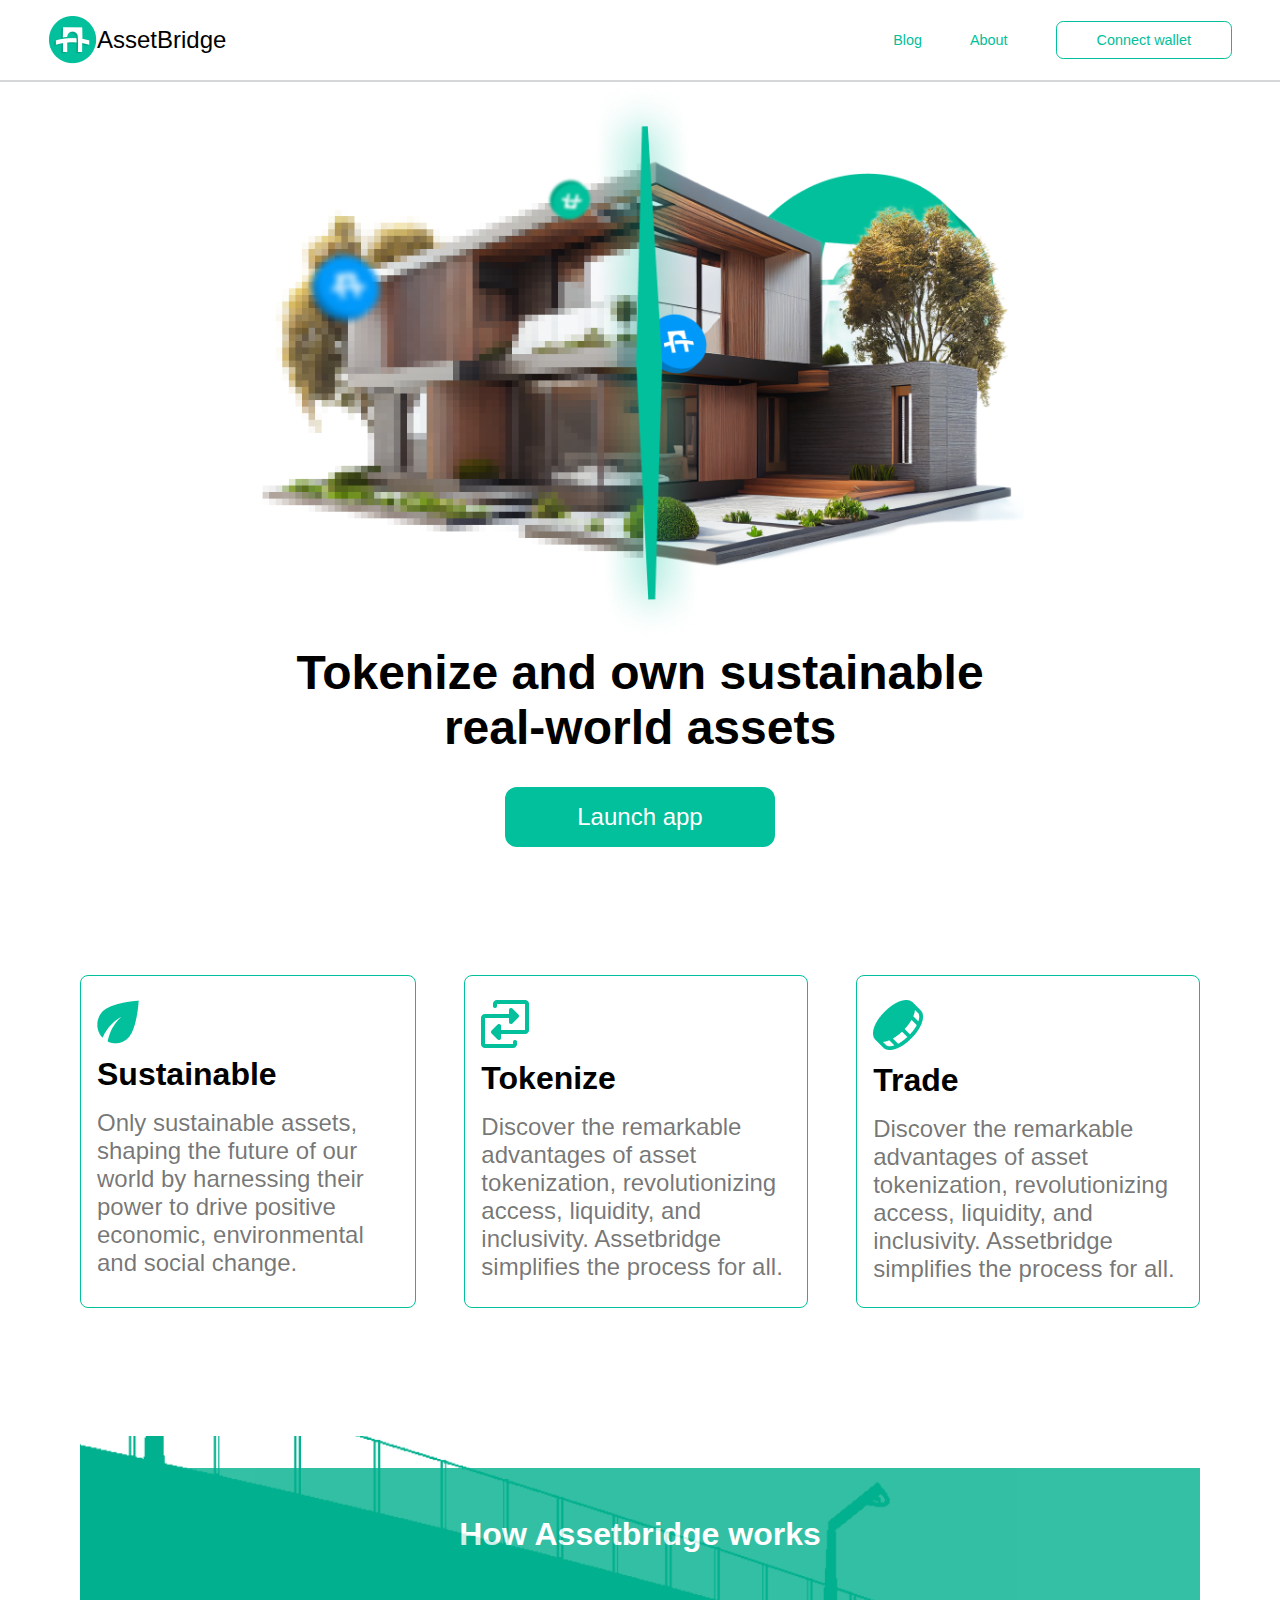
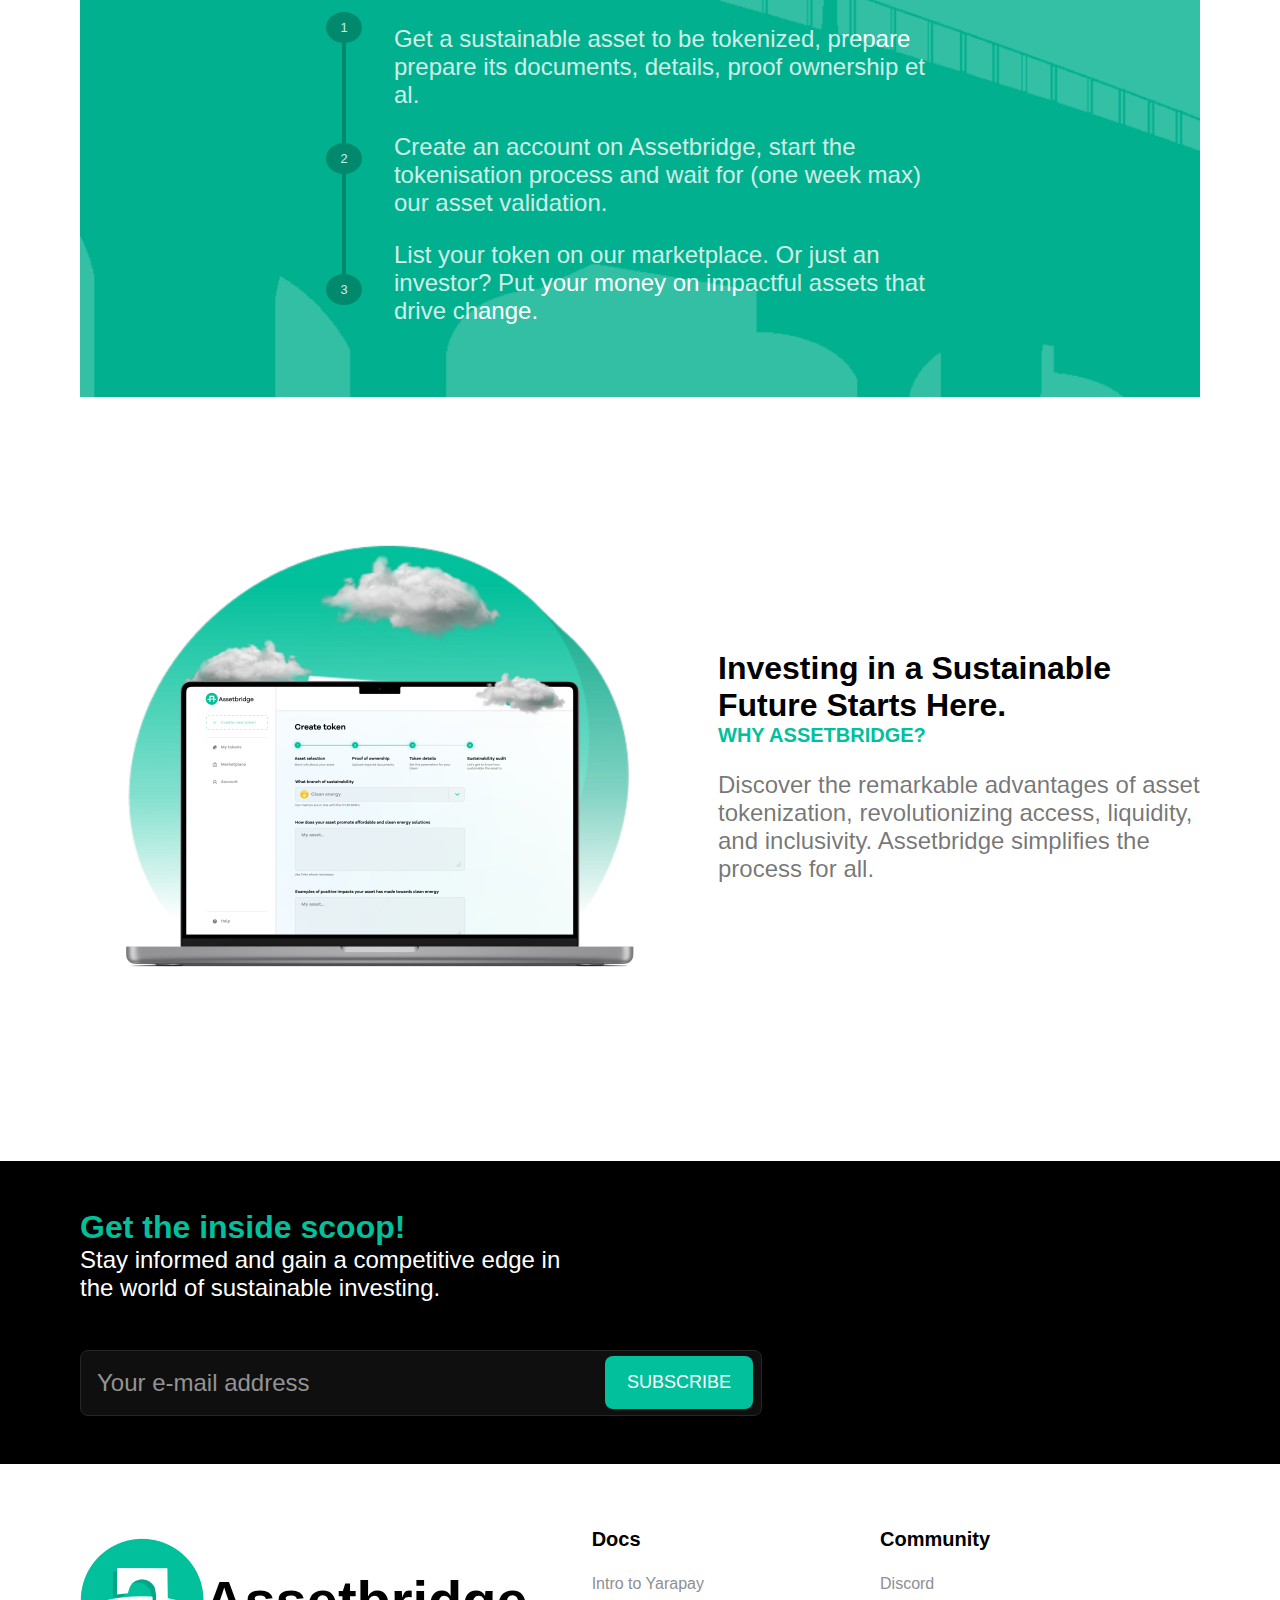
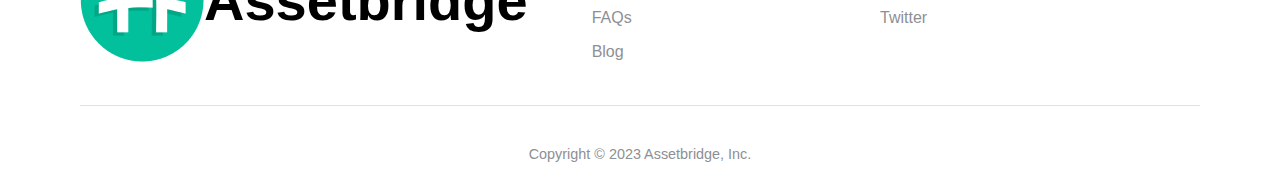
<file: index.html>
<!DOCTYPE html>
<html lang="en">
<head>
    <meta charset="UTF-8">
    <meta http-equiv="X-UA-Compatible" content="IE=edge">
    <meta name="viewport" content="width=device-width, initial-scale=1.0">
    <title>Asset Bridge</title>
    <link rel="apple-touch-icon" sizes="180x180" href="./assets/icons/apple-touch-icon.png">
    <link rel="icon" type="image/png" sizes="32x32" href="./assets/icons/favicon-32x32.png">
    <link rel="icon" type="image/png" sizes="16x16" href="./assets/icons/favicon-16x16.png">
    <link rel="manifest" href="./assets/icons/site.webmanifest">
    <link rel="stylesheet" href="styles/style.css">

</head>
<body>
    <!-- //////// NAV BAR SECTION ////////// -->
    <header>
        <nav>
            <ul>
                <li class="logo-li">
                    <img src="assets/icons/assetbridge-logo.png" alt="">
                    <a href="">AssetBridge</a>
                </li>
                <div class="other-nav-items">
                    <li>
                        <a href="">Blog</a>
                    </li>
                    <li>
                        <a href="">About</a>
                    </li>
                    <button>Connect wallet</button>
                </div>
            </ul>
           
        </nav>
    </header>

    <main>
        <!-- /////////// TOP CONTAINER//////////// -->
        <div class="top-container">
            <img src="assets/images/landingPageImg.png" alt="">
            <h1>Tokenize and own sustainable real-world assets</h1>
            <a href="market.html"><button>Launch app</button></a>
        </div>

        <!-- /////// FUNCTIONALITIES /////////  -->
        <div class="function-cards">
            <div class="sustainable">
                <img src="assets/icons/sustainability-icon.png" alt="">
                <h2>Sustainable</h2>
                <p>Only sustainable assets, shaping the future of our world by 
                    harnessing their power to drive positive economic, environmental 
                    and social change.
                </p>
            </div>
            <div class="tokenize">
                <img src="assets/icons/tokenize-icon.png" alt="">
                <h2>Tokenize</h2>
                <p>Discover the remarkable advantages of asset tokenization, revolutionizing access, 
                    liquidity, and inclusivity. Assetbridge simplifies the process for all.
                </p>
            </div>
            <div class="sustainable">
                <img src="assets/icons/trade-icon.png" alt="">
                <h2>Trade</h2>
                <p>Discover the remarkable advantages of asset tokenization, revolutionizing access, 
                    liquidity, and inclusivity. Assetbridge simplifies the process for all.
                </p>
            </div>
        </div>

        <!-- /////// HOW IT WORKS /////////  -->
        <div class="how-it-works">
            <div class="how-it-works-content">
                <h2>How Assetbridge works</h2>
                <div class="how-numbering-text">
                    <div class="numbering">
                        <p>1</p>
                        <hr>
                        <p>2</p>
                        <hr>
                        <p>3</p>
                    </div>
                    <div class="how-text">
                        <p>Get a sustainable asset to be tokenized, prepare prepare its documents,  details, 
                            proof ownership et al.
                        </p>
                        <p>
                            Create an account on Assetbridge, start the  tokenisation process and wait for 
                            (one week max) our asset validation.
                        </p>
                        <p>List your token on our marketplace. Or just an investor? 
                            Put your money on impactful assets that drive change.
                        </p>
                    </div>
                </div>
            </div>
        </div>
        
        <!-- /////// WHY ASSETBRIDGE /////////  -->
        <div class="why-assetbridge">
            <img src="assets/images/why-img.png" alt="">
            <div class="why-text">
                <h2>Investing in a Sustainable Future Starts Here.</h2>
                <h3>WHY ASSETBRIDGE?</h3>
                <p>Discover the remarkable advantages of asset tokenization, revolutionizing access, liquidity, and inclusivity. 
                    Assetbridge simplifies the process for all.
                </p>
            </div>
        </div>

        <!-- /////// SUBSCRIBE SECTION /////////  -->
        <div class="subscribe-section">
            <h2>Get the inside scoop!</h2>
            <p>Stay informed and gain a competitive edge in the world of sustainable investing.</p>
            <div class="email-input">
                <input type="email" placeholder="Your e-mail address" id="">
                <button>SUBSCRIBE</button>
            </div>
        </div>
    </main>

    <!-- /////// FOOTER SECTION /////////  -->
    <footer>
        <div class="footer-sections">
            <div class="logo-side">
                <img src="assets/icons/footer-logo.png" alt="">
                <p>Assetbridge</p>
            </div>
            <div class="docs-side">
                <h3>Docs</h3>
                <a href="">Intro to Yarapay</a>
                <a href="">FAQs</a>
                <a href="">Blog</a>
            </div>
            <div class="community-side">
                <h3>Community</h3>
                <a href="http://" target="_blank" rel="noopener noreferrer">Discord</a>
                <a href="http://" target="_blank" rel="noopener noreferrer">Twitter</a>
            </div>
        </div>
        <p class="copyright">Copyright © 2023 Assetbridge, Inc.</p>
    </footer>
</body>
</html>
</file>
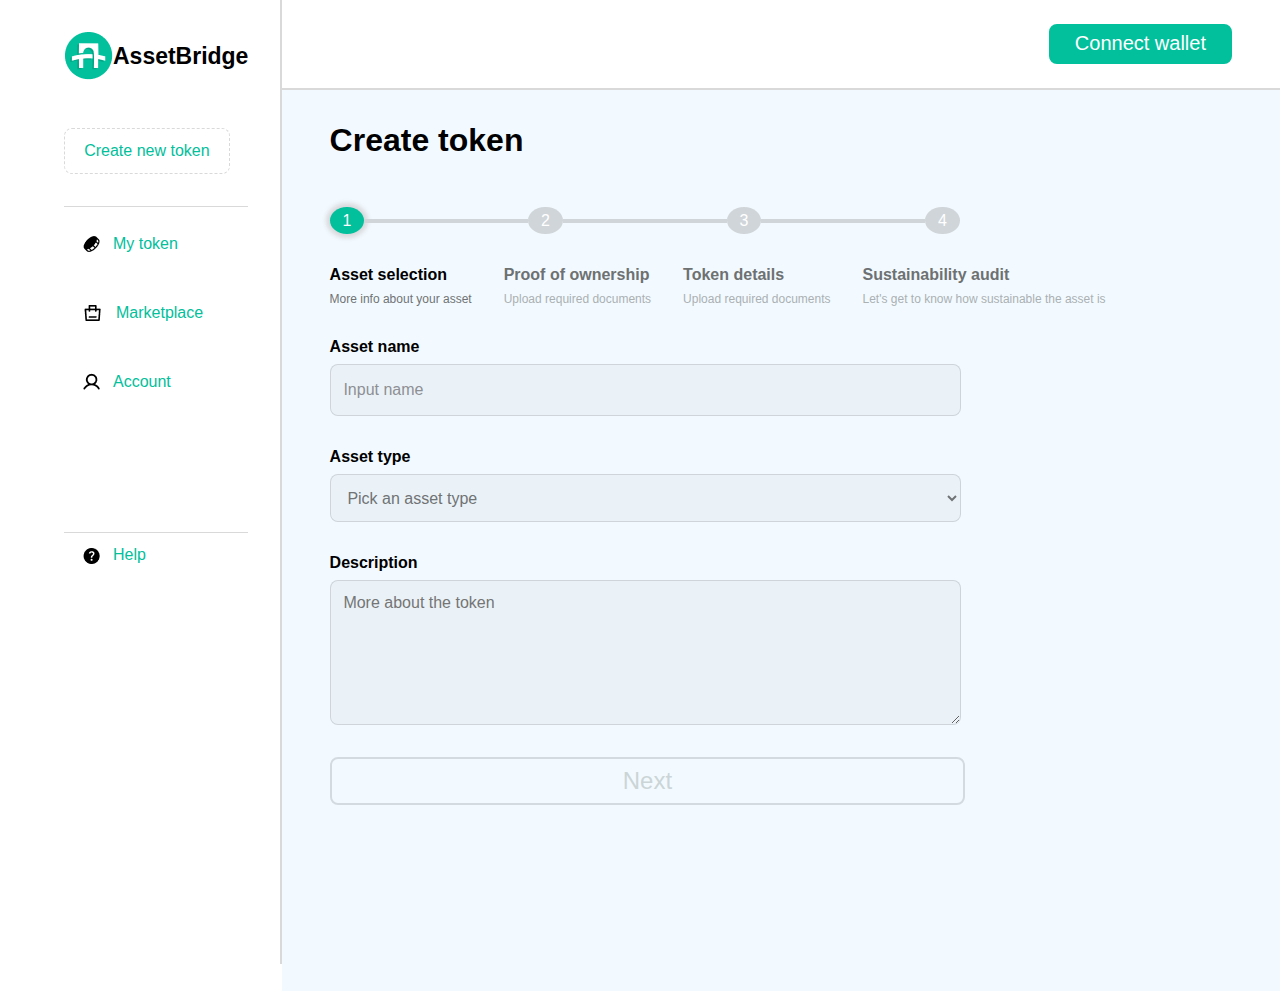
<file: create-token.html>
<!DOCTYPE html>
<html lang="en">
<head>
    <meta charset="UTF-8">
    <meta name="viewport" content="width=device-width, initial-scale=1.0">
    <title>Create Token | Asset Selection</title>
    <link rel="apple-touch-icon" sizes="180x180" href="./assets/icons/apple-touch-icon.png">
    <link rel="icon" type="image/png" sizes="32x32" href="./assets/icons/favicon-32x32.png">
    <link rel="icon" type="image/png" sizes="16x16" href="./assets/icons/favicon-16x16.png">
    <link rel="manifest" href="./assets/icons/site.webmanifest">
    <link rel="stylesheet" href="https://cdnjs.cloudflare.com/ajax/libs/font-awesome/6.4.0/css/all.min.css" integrity="sha512-iecdLmaskl7CVkqkXNQ/ZH/XLlvWZOJyj7Yy7tcenmpD1ypASozpmT/E0iPtmFIB46ZmdtAc9eNBvH0H/ZpiBw==" crossorigin="anonymous" referrerpolicy="no-referrer" />
    <link rel="stylesheet" href="styles/market.css">

</head>
<body>
    <main>
        <!-- /////// SIDE BAR MENU /////////  -->
        <div class="sidebar-menu">
            <div class="sidebar-menu-contain">
                <div class="logo">
                    <img src="assets/icons/assetbridge-logo.png" alt="">
                    <a href="index.html">AssetBridge</a>
                </div>
                <div class="create-new-token">
                    <a href="create-token.html"><button><i class="fa-solid fa-plus"></i> Create new token</button></a>
                </div>
                <div class="my-token">
                    <img src="assets/icons/my-token.png" alt="">
                    <a href="">My token</a>
                </div>
                <div class="marketplace">
                    <img class="active" src="assets/icons/market-icon.png" alt="">
                    <a href="market.html" class="">Marketplace</a>
                </div>
                <div class="account">
                    <img src="assets/icons/account.png" alt="">
                    <a href="">Account</a>
                </div>
            </div>
            <div class="help">
                <img src="assets/icons/help-icon.png" alt="">
                <a href="">Help</a>
            </div>
        </div>
        
        <!-- /////// MAIN SECTION /////////  -->
        <div class="main-page">
            <!-- top-bar  -->
            <div class="top-bar">
                <div class="logo-mobile">
                    <img src="assets/icons/assetbridge-logo.png" alt="">
                    <a href="index.html">AssetBridge</a>
                </div>
                <i class="fa-solid fa-bars menu-button" id="open-nav"></i>
                <i class="fa-solid fa-x close-menu-btn inactive" id="close-nav"></i>

                <div class="search-connect">
                    <!-- <input type="search" placeholder="Search a token, creator or asset" id=""> -->
                    <button class="sign-up-btn create-connect">Connect wallet</button>
                </div>
            </div>

            
            <!-- create new token  -->
            <div class="create-token-container">
                <h1>Create token</h1>
                <div class="number-sections">
                    <a href="create-token.html"><p class="active">1</p></a>
                    <hr>
                    <a class="page-2-next" href="proof.html"><p>2</p></a>
                    <hr>
                    <p>3</p>
                    <hr>
                    <p>4</p>
                </div>
                <div class="form-sections">
                    <div class="asset-select">
                        <h3 class="active">Asset selection</h3>
                        <p class="active">More info about your asset</p>
                    </div>
                    <div class="proof">
                        <h3>Proof of ownership</h3>
                        <p>Upload required documents</p>
                    </div>
                    <div class="token-details">
                        <h3>Token details</h3>
                        <p>Upload required documents</p>
                    </div>
                    <div class="audit">
                        <h3>Sustainability audit</h3>
                        <p>Let's get to know how sustainable the asset is</p>
                    </div>
                </div>

                <form class="asset-selection-form" action="">
                    <span>Asset name</span>
                    <small class="asset-name-alert inactive">*Asset name required*</small>
                    <input type="text" placeholder="Input name" autocomplete="off" id="asset-name">
                    
                    <span>Asset type</span>
                    <small class="asset-type-alert inactive">*No selection made*</small>
                    <select name="" id="asset-type">
                        <option disabled selected value="">Pick an asset type</option>
                        <option value="Real estate">Real estate</option>
                        <option value="Renewable energy">Renewable energy</option>
                        <option value="Agronomic">Agronomic</option>
                        <option value="Social impact">Social impact</option>
                        <option value="Patent">Patent</option>
                        <option value="Copyright">Copyright</option>
                    </select>
                    <span>Description</span>
                    <small class="description-alert inactive">*Field cannot be blank*</small>
                    <textarea placeholder="More about the token" id="desc"></textarea>
                    <a class="next-btn" href="proof.html">Next</a>
                </form>
            </div>

            
        </div>
    </main>
    <script src="scripts/create-token.js"></script>
</body>
</html>
</file>
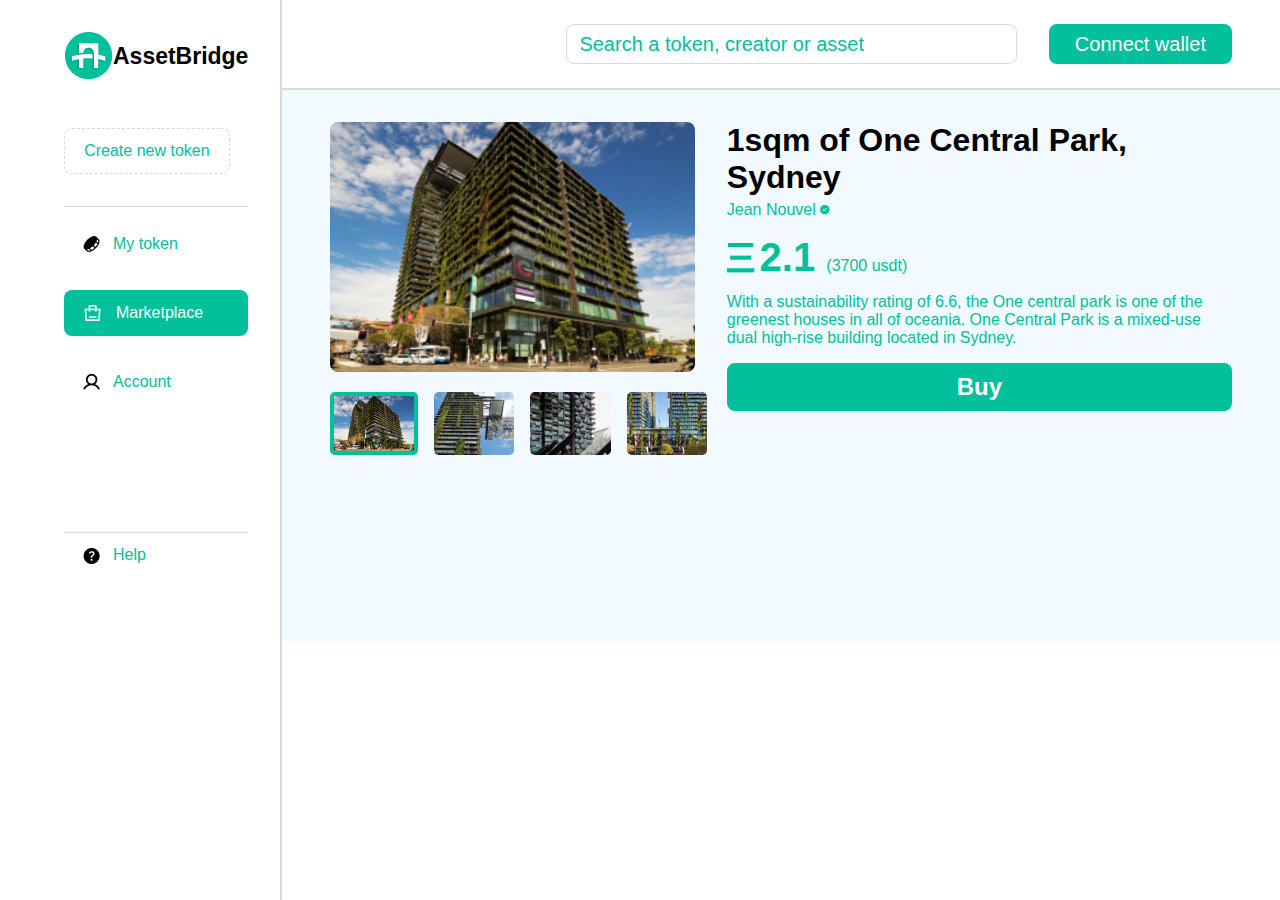
<file: item-clicked.html>
<!DOCTYPE html>
<html lang="en">
<head>
    <meta charset="UTF-8">
    <meta name="viewport" content="width=device-width, initial-scale=1.0">
    <title>Marketplace</title>
    <link rel="apple-touch-icon" sizes="180x180" href="./assets/icons/apple-touch-icon.png">
    <link rel="icon" type="image/png" sizes="32x32" href="./assets/icons/favicon-32x32.png">
    <link rel="icon" type="image/png" sizes="16x16" href="./assets/icons/favicon-16x16.png">
    <link rel="manifest" href="./assets/icons/site.webmanifest">
    <link rel="stylesheet" href="https://cdnjs.cloudflare.com/ajax/libs/font-awesome/6.4.0/css/all.min.css" integrity="sha512-iecdLmaskl7CVkqkXNQ/ZH/XLlvWZOJyj7Yy7tcenmpD1ypASozpmT/E0iPtmFIB46ZmdtAc9eNBvH0H/ZpiBw==" crossorigin="anonymous" referrerpolicy="no-referrer" />
    <link rel="stylesheet" href="styles/market.css">

</head>
<body>
    <main>
        <!-- /////// SIDE BAR MENU /////////  -->
        <div class="sidebar-menu">
            <div class="sidebar-menu-contain">
                <div class="logo">
                    <img src="assets/icons/assetbridge-logo.png" alt="">
                    <a href="index.html">AssetBridge</a>
                </div>
                <div class="create-new-token">
                    <a href="create-token.html"><button><i class="fa-solid fa-plus"></i> Create new token</button></a>
                </div>
                <div class="my-token">
                    <img src="assets/icons/my-token.png" alt="">
                    <a href="">My token</a>
                </div>
                <div class="marketplace active">
                    <img src="assets/icons/market-icon.png" alt="">
                    <a href="market.html" class="active">Marketplace</a>
                </div>
                <div class="account">
                    <img src="assets/icons/account.png" alt="">
                    <a href="">Account</a>
                </div>
            </div>
            <div class="help">
                <img src="assets/icons/help-icon.png" alt="">
                <a href="">Help</a>
            </div>
        </div>
        
        <!-- /////// MAIN SECTION /////////  -->
        <div class="main-page">
            <!-- top-bar  -->
            <div class="top-bar">
                <div class="logo-mobile">
                    <img src="assets/icons/assetbridge-logo.png" alt="">
                    <a href="index.html">AssetBridge</a>
                </div>
                <i class="fa-solid fa-bars menu-button" id="open-nav"></i>
                <i class="fa-solid fa-x close-menu-btn inactive" id="close-nav"></i>

                <div class="search-connect">
                    <input type="search" placeholder="Search a token, creator or asset" id="">
                    <button class="sign-up-btn">Connect wallet</button>
                </div>
            </div>

            <!-- Item info  -->
            <div class="property-info">
                <div class="property-imgs">
                    <img class="info-image" src="assets/images/token-image.png" alt="">
                    <div class="img-sections">
                        <img class="img-sec active" src="assets/images/token-image.png" alt="">
                        <img class="img-sec " src="assets/images/image-side2.png" alt="">
                        <img class="img-sec " src="assets/images/image-side3.png" alt="">
                        <img class="img-sec " src="assets/images/image-side4.png" alt="">
                    </div>
                </div>

                <div class="property-text-info">
                    <p class="property-name">1sqm of One Central Park, Sydney</p>
                    <div class="owner-and-veriry">
                        <small>Jean Nouvel</small>
                        <img src="assets/icons/verify-icon.png" alt="">
                    </div>
                    <div class="item-price">
                        <img src="assets/icons/price-icon-color.png" alt="">
                        <p>2.1 <span class="price-figure">(<span class="figure">3700</span> usdt)</span></p>
                    </div>
                    <p class="property-details">With a sustainability rating of 6.6, the One central park is 
                        one of the greenest houses in all of oceania.  One Central Park is a mixed-use dual 
                        high-rise building located in Sydney.
                    </p>
                    <button>Buy</button>
                </div>
            </div>
            
        </div>
    </main>
    <script src="scripts/item-clicked.js"></script>
</body>
</html>
</file>
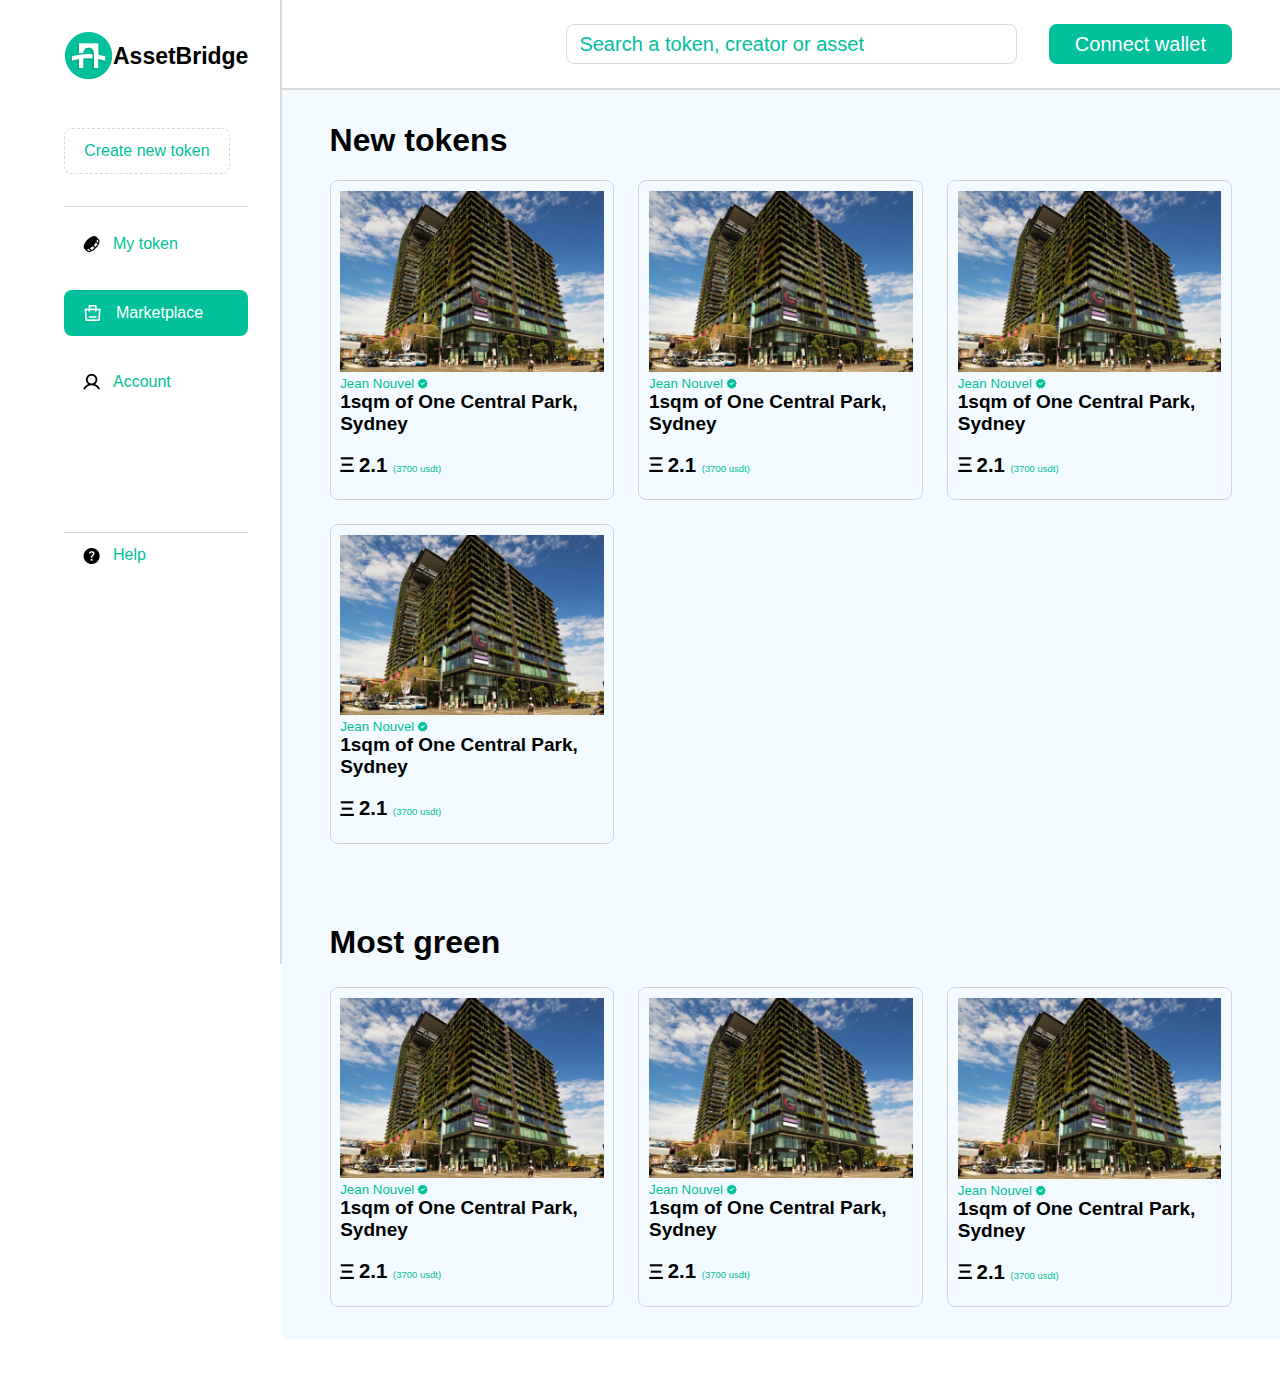
<file: market.html>
<!DOCTYPE html>
<html lang="en">
<head>
    <meta charset="UTF-8">
    <meta name="viewport" content="width=device-width, initial-scale=1.0">
    <title>Marketplace</title>
    <link rel="apple-touch-icon" sizes="180x180" href="./assets/icons/apple-touch-icon.png">
    <link rel="icon" type="image/png" sizes="32x32" href="./assets/icons/favicon-32x32.png">
    <link rel="icon" type="image/png" sizes="16x16" href="./assets/icons/favicon-16x16.png">
    <link rel="manifest" href="./assets/icons/site.webmanifest">
    <link rel="stylesheet" href="https://cdnjs.cloudflare.com/ajax/libs/font-awesome/6.4.0/css/all.min.css" integrity="sha512-iecdLmaskl7CVkqkXNQ/ZH/XLlvWZOJyj7Yy7tcenmpD1ypASozpmT/E0iPtmFIB46ZmdtAc9eNBvH0H/ZpiBw==" crossorigin="anonymous" referrerpolicy="no-referrer" />
    <link rel="stylesheet" href="styles/market.css">

</head>
<body>
    <main>
        <!-- /////// SIDE BAR MENU /////////  -->
        <div class="sidebar-menu">
            <div class="sidebar-menu-contain">
                <div class="logo">
                    <img src="assets/icons/assetbridge-logo.png" alt="">
                    <a href="index.html">AssetBridge</a>
                </div>
                <div class="create-new-token">
                    <a href="create-token.html"><button><i class="fa-solid fa-plus"></i> Create new token</button></a>
                </div>
                <div class="my-token">
                    <img src="assets/icons/my-token.png" alt="">
                    <a href="">My token</a>
                </div>
                <div class="marketplace active">
                    <img src="assets/icons/market-icon.png" alt="">
                    <a href="market.html" class="active">Marketplace</a>
                </div>
                <div class="account">
                    <img src="assets/icons/account.png" alt="">
                    <a href="">Account</a>
                </div>
            </div>
            <div class="help">
                <img src="assets/icons/help-icon.png" alt="">
                <a href="">Help</a>
            </div>
        </div>
        
        <!-- /////// MAIN SECTION /////////  -->
        <div class="main-page">
            <!-- top-bar  -->
            <div class="top-bar">
                <div class="logo-mobile">
                    <img src="assets/icons/assetbridge-logo.png" alt="">
                    <a href="index.html">AssetBridge</a>
                </div>
                <i class="fa-solid fa-bars menu-button" id="open-nav"></i>
                <i class="fa-solid fa-x close-menu-btn inactive" id="close-nav"></i>

                <div class="search-connect">
                    <input type="search" placeholder="Search a token, creator or asset" id="">
                    <button class="sign-up-btn">Connect wallet</button>
                </div>
            </div>

            <!-- market place content  -->
            <div class="marketplace-content">
                <h1>New tokens</h1>
                <div class="market-items">
                    <a href="item-clicked.html">
                        <div class="item">
                            <img class="asset-image" src="assets/images/token-image.png" alt="">
                            <div class="owner-and-veriry">
                                <small>Jean Nouvel</small>
                                <img src="assets/icons/verify-icon.png" alt="">
                            </div>
                            <p class="item-name">1sqm of One Central Park, Sydney</p>
                            <div class="item-price">
                                <img src="assets/icons/price-icon.png" alt="">
                                <p>2.1 <span class="price-figure">(<span class="figure">3700</span> usdt)</span></p>
                            </div>
                        </div>
                    </a>
                    
                    <a href="item-clicked.html">
                        <div class="item">
                            <img class="asset-image" src="assets/images/token-image.png" alt="">
                            <div class="owner-and-veriry">
                                <small>Jean Nouvel</small>
                                <img src="assets/icons/verify-icon.png" alt="">
                            </div>
                            <p class="item-name">1sqm of One Central Park, Sydney</p>
                            <div class="item-price">
                                <img src="assets/icons/price-icon.png" alt="">
                                <p>2.1 <span class="price-figure">(<span class="figure">3700</span> usdt)</span></p>
                            </div>
                        </div>
                    </a>
                    <a href="item-clicked.html">
                        <div class="item">
                            <img class="asset-image" src="assets/images/token-image.png" alt="">
                            <div class="owner-and-veriry">
                                <small>Jean Nouvel</small>
                                <img src="assets/icons/verify-icon.png" alt="">
                            </div>
                            <p class="item-name">1sqm of One Central Park, Sydney</p>
                            <div class="item-price">
                                <img src="assets/icons/price-icon.png" alt="">
                                <p>2.1 <span class="price-figure">(<span class="figure">3700</span> usdt)</span></p>
                            </div>
                        </div>
                    </a>
                    <a href="item-clicked.html">
                        <div class="item">
                            <img class="asset-image" src="assets/images/token-image.png" alt="">
                            <div class="owner-and-veriry">
                                <small>Jean Nouvel</small>
                                <img src="assets/icons/verify-icon.png" alt="">
                            </div>
                            <p class="item-name">1sqm of One Central Park, Sydney</p>
                            <div class="item-price">
                                <img src="assets/icons/price-icon.png" alt="">
                                <p>2.1 <span class="price-figure">(<span class="figure">3700</span> usdt)</span></p>
                            </div>
                        </div>
                    </a>
                </div>

                <h2>Most green</h2>
                <div class="most-green">
                    <a href="item-clicked.html">
                        <div class="most-green-item">
                            <img class="asset-image" src="assets/images/token-image.png" alt="">
                            <div class="owner-and-veriry">
                                <small>Jean Nouvel</small>
                                <img src="assets/icons/verify-icon.png" alt="">
                            </div>
                            <p class="item-name">1sqm of One Central Park, Sydney</p>
                            <div class="item-price">
                                <img src="assets/icons/price-icon.png" alt="">
                                <p>2.1 <span class="price-figure">(<span class="figure">3700</span> usdt)</span></p>
                            </div>
                        </div>
                    </a>
                    <a href="item-clicked.html">
                        <div class="most-green-item">
                            <img class="asset-image" src="assets/images/token-image.png" alt="">
                            <div class="owner-and-veriry">
                                <small>Jean Nouvel</small>
                                <img src="assets/icons/verify-icon.png" alt="">
                            </div>
                            <p class="item-name">1sqm of One Central Park, Sydney</p>
                            <div class="item-price">
                                <img src="assets/icons/price-icon.png" alt="">
                                <p>2.1 <span class="price-figure">(<span class="figure">3700</span> usdt)</span></p>
                            </div>
                        </div>
                    </a>
                    <a href="item-clicked.html">
                        <div class="most-green-item">
                            <img class="asset-image" src="assets/images/token-image.png" alt="">
                            <div class="owner-and-veriry">
                                <small>Jean Nouvel</small>
                                <img src="assets/icons/verify-icon.png" alt="">
                            </div>
                            <p class="item-name">1sqm of One Central Park, Sydney</p>
                            <div class="item-price">
                                <img src="assets/icons/price-icon.png" alt="">
                                <p>2.1 <span class="price-figure">(<span class="figure">3700</span> usdt)</span></p>
                            </div>
                        </div>
                    </a>
                </div>

            </div>
        </div>
    </main>
    <script src="scripts/market.js"></script>
</body>
</html>
</file>
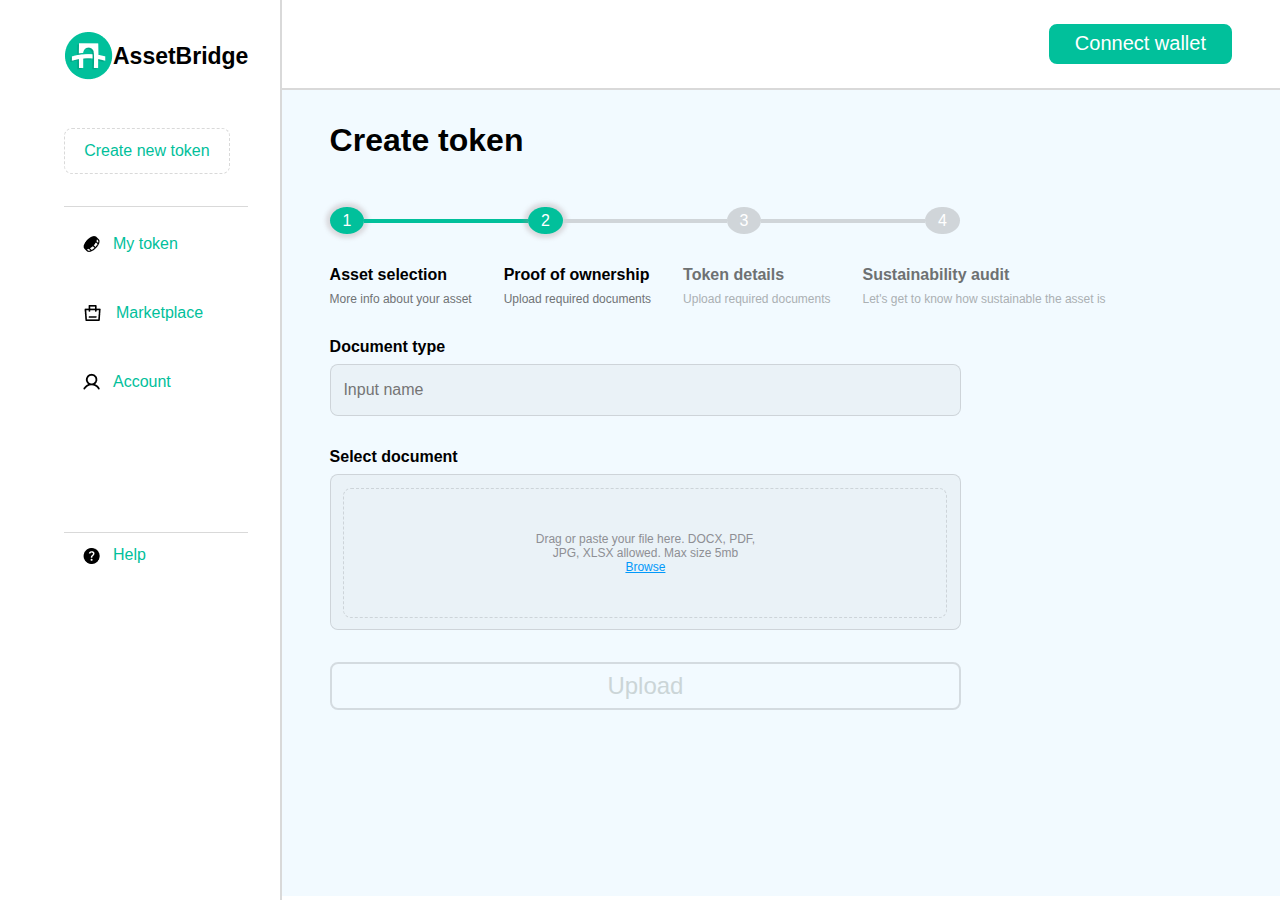
<file: proof.html>
<!DOCTYPE html>
<html lang="en">
<head>
    <meta charset="UTF-8">
    <meta name="viewport" content="width=device-width, initial-scale=1.0">
    <title>Create Token | Proof of Ownership</title>
    <link rel="apple-touch-icon" sizes="180x180" href="./assets/icons/apple-touch-icon.png">
    <link rel="icon" type="image/png" sizes="32x32" href="./assets/icons/favicon-32x32.png">
    <link rel="icon" type="image/png" sizes="16x16" href="./assets/icons/favicon-16x16.png">
    <link rel="manifest" href="./assets/icons/site.webmanifest">
    <link rel="stylesheet" href="https://cdnjs.cloudflare.com/ajax/libs/font-awesome/6.4.0/css/all.min.css" integrity="sha512-iecdLmaskl7CVkqkXNQ/ZH/XLlvWZOJyj7Yy7tcenmpD1ypASozpmT/E0iPtmFIB46ZmdtAc9eNBvH0H/ZpiBw==" crossorigin="anonymous" referrerpolicy="no-referrer" />
    <link rel="stylesheet" href="styles/market.css">

</head>
<body>
    <main>
        <!-- /////// SIDE BAR MENU /////////  -->
        <div class="sidebar-menu">
            <div class="sidebar-menu-contain">
                <div class="logo">
                    <img src="assets/icons/assetbridge-logo.png" alt="">
                    <a href="index.html">AssetBridge</a>
                </div>
                <div class="create-new-token">
                    <a href="create-token.html"><button><i class="fa-solid fa-plus"></i> Create new token</button></a>
                </div>
                <div class="my-token">
                    <img src="assets/icons/my-token.png" alt="">
                    <a href="">My token</a>
                </div>
                <div class="marketplace">
                    <img class="active" src="assets/icons/market-icon.png" alt="">
                    <a href="market.html" class="">Marketplace</a>
                </div>
                <div class="account">
                    <img src="assets/icons/account.png" alt="">
                    <a href="">Account</a>
                </div>
            </div>
            <div class="help">
                <img src="assets/icons/help-icon.png" alt="">
                <a href="">Help</a>
            </div>
        </div>
        
        <!-- /////// MAIN SECTION /////////  -->
        <div class="main-page">
            <!-- top-bar  -->
            <div class="top-bar">
                <div class="logo-mobile">
                    <img src="assets/icons/assetbridge-logo.png" alt="">
                    <a href="index.html">AssetBridge</a>
                </div>
                <i class="fa-solid fa-bars menu-button" id="open-nav"></i>
                <i class="fa-solid fa-x close-menu-btn inactive" id="close-nav"></i>

                <div class="search-connect">
                    <!-- <input type="search" placeholder="Search a token, creator or asset" id=""> -->
                    <button class="sign-up-btn create-connect">Connect wallet</button>
                </div>
            </div>

            
            <!-- create new token  -->
            <div class="create-token-container">
                <h1>Create token</h1>
                <div class="number-sections">
                    <a href="create-token.html"><p class="active">1</p></a>
                    <hr class="active">
                    <a class="page-2-next" href="proof.html"><p class="active">2</p></a>
                    <hr>
                    <a class="page-3-next" href="token-detail.html"><p>3</p></a>
                    <hr>
                    <p>4</p>
                </div>
                <div class="form-sections">
                    <div class="asset-select">
                        <h3 class="active">Asset selection</h3>
                        <p class="active">More info about your asset</p>
                    </div>
                    <div class="proof">
                        <h3 class="active">Proof of ownership</h3>
                        <p class="active">Upload required documents</p>
                    </div>
                    <div class="token-details">
                        <h3>Token details</h3>
                        <p>Upload required documents</p>
                    </div>
                    <div class="audit">
                        <h3>Sustainability audit</h3>
                        <p>Let's get to know how sustainable the asset is</p>
                    </div>
                </div>

                <form class="proof-form" action="">
                    <span>Document type</span>
                    <small class="doc-type-alert inactive">*Doc type required*</small>
                    <input type="text" placeholder="Input name" autocomplete="off" id="doc-type">
                    <div class="display-file">
                        <!-- <div class="created-file">
                            <div class="file-image-name">
                                <img src="assets/icons/file-icon.png" alt="">
                                <p>certificateofownersipOxford.pdf</p>
                            </div>
                            <img class="del-file" src="assets/icons/delete-icon.png" alt="">
                        </div> -->
                    </div>
                    <span class="select-span">Select document</span>
                    <small class="doc-alert inactive">*Doc required*</small>
                    <small class="doc-upload-alert inactive">*No file selected*</small>
                    <input class="input-file" type="file" multiple id="select-file">
                    <label class="label-file" id="label-file" for="select-file">
                        <div class="select-file-content">
                            <p class="drag-file">Drag or paste your file here. DOCX, PDF, JPG, 
                              XLSX allowed. Max size 5mb
                            </p>
                            <p class="browse-file">Browse</p>
                        </div>
                    </label>
                    
                    <a class="proof-next-btn active" href="token-detail.html">Next</a>
                </form>
                <button class="upload-btn" id="upload-file">Upload</button>
                <div class="add-new-doc-container">
                    <label class="add-new-doc active" for="select-file">
                        <i class="fa-solid fa-plus"></i>
                        <p>Add new document</p>
                    </label>
                    <button class="upload-new-doc active" id="">Upload</button>
                </div>
                
            </div>

            
        </div>
    </main>
    <script src="scripts/proof.js"></script>
</body>
</html>
</file>
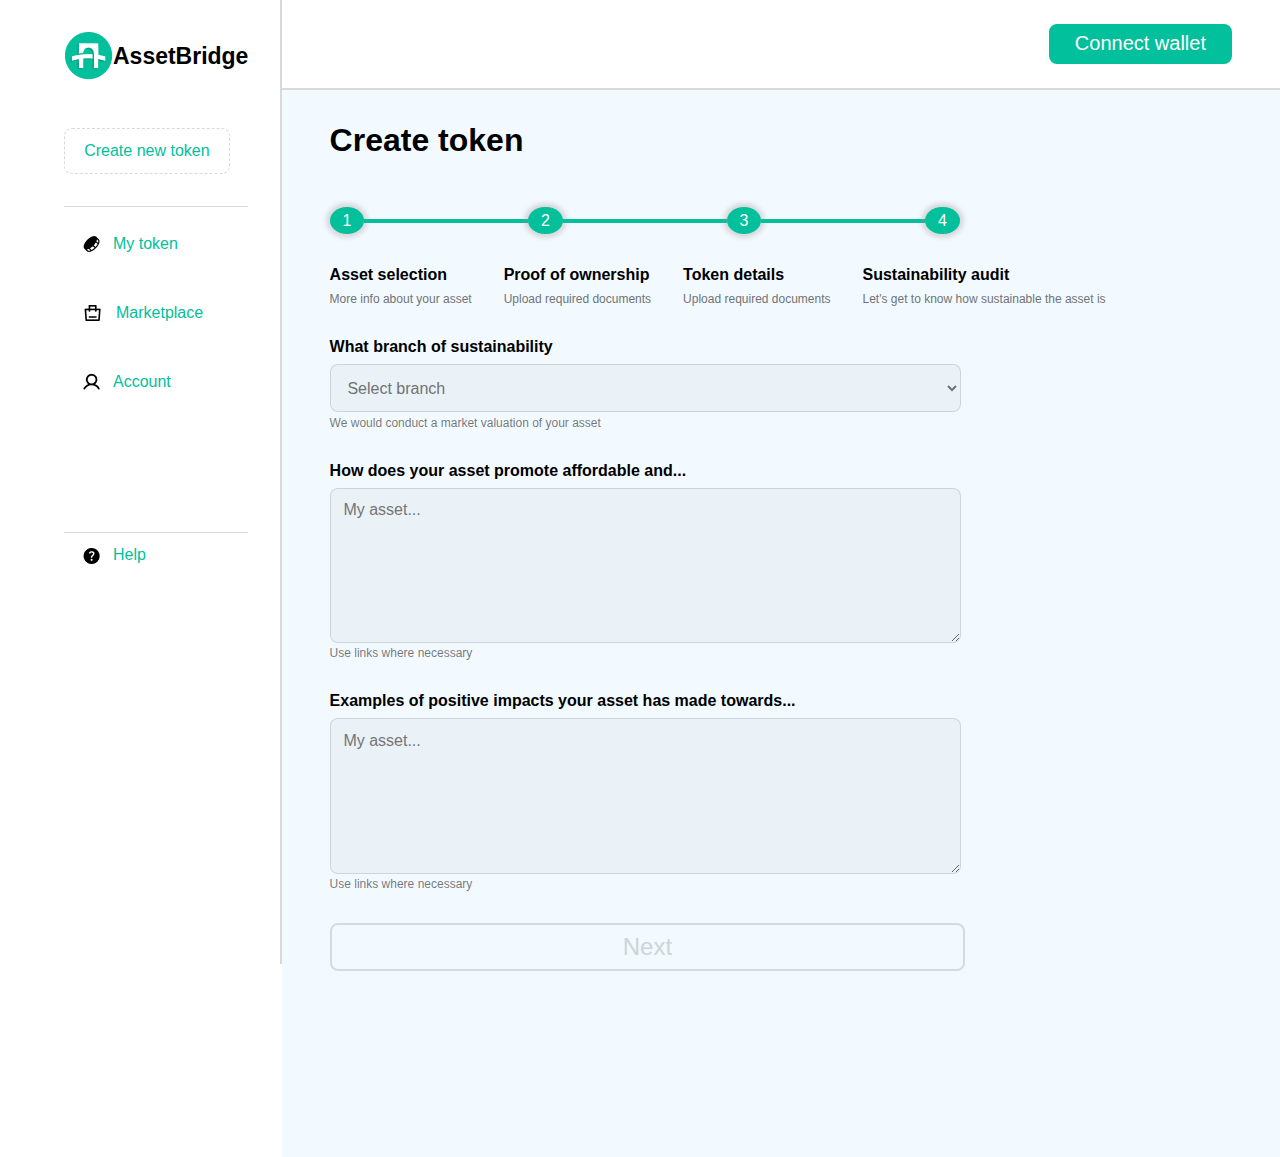
<file: sustainability-audit.html>
<!DOCTYPE html>
<html lang="en">
<head>
    <meta charset="UTF-8">
    <meta name="viewport" content="width=device-width, initial-scale=1.0">
    <title>Create Token | Sustainability Audit</title>
    <link rel="apple-touch-icon" sizes="180x180" href="./assets/icons/apple-touch-icon.png">
    <link rel="icon" type="image/png" sizes="32x32" href="./assets/icons/favicon-32x32.png">
    <link rel="icon" type="image/png" sizes="16x16" href="./assets/icons/favicon-16x16.png">
    <link rel="manifest" href="./assets/icons/site.webmanifest">
    <link rel="stylesheet" href="https://cdnjs.cloudflare.com/ajax/libs/font-awesome/6.4.0/css/all.min.css" integrity="sha512-iecdLmaskl7CVkqkXNQ/ZH/XLlvWZOJyj7Yy7tcenmpD1ypASozpmT/E0iPtmFIB46ZmdtAc9eNBvH0H/ZpiBw==" crossorigin="anonymous" referrerpolicy="no-referrer" />
    <link rel="stylesheet" href="styles/market.css">

</head>
<body>
    <main>
        <!-- /////// SIDE BAR MENU /////////  -->
        <div class="sidebar-menu">
            <div class="sidebar-menu-contain">
                <div class="logo">
                    <img src="assets/icons/assetbridge-logo.png" alt="">
                    <a href="index.html">AssetBridge</a>
                </div>
                <div class="create-new-token">
                    <a href="create-token.html"><button><i class="fa-solid fa-plus"></i> Create new token</button></a>
                </div>
                <div class="my-token">
                    <img src="assets/icons/my-token.png" alt="">
                    <a href="">My token</a>
                </div>
                <div class="marketplace">
                    <img class="active" src="assets/icons/market-icon.png" alt="">
                    <a href="market.html" class="">Marketplace</a>
                </div>
                <div class="account">
                    <img src="assets/icons/account.png" alt="">
                    <a href="">Account</a>
                </div>
            </div>
            <div class="help">
                <img src="assets/icons/help-icon.png" alt="">
                <a href="">Help</a>
            </div>
        </div>
        
        <!-- /////// MAIN SECTION /////////  -->
        <div class="main-page">
            <!-- top-bar  -->
            <div class="top-bar">
                <div class="logo-mobile">
                    <img src="assets/icons/assetbridge-logo.png" alt="">
                    <a href="index.html">AssetBridge</a>
                </div>
                <i class="fa-solid fa-bars menu-button" id="open-nav"></i>
                <i class="fa-solid fa-x close-menu-btn inactive" id="close-nav"></i>

                <div class="search-connect">
                    <!-- <input type="search" placeholder="Search a token, creator or asset" id=""> -->
                    <button class="sign-up-btn create-connect">Connect wallet</button>
                </div>
            </div>

            
            <!-- create new token  -->
            <div class="create-token-container">
                <h1>Create token</h1>
                <div class="number-sections">
                    <a href="create-token.html"><p class="active">1</p></a>
                    <hr class="active">
                    <a class="page-2-next" href="proof.html"><p class="active">2</p></a>
                    <hr class="active">
                    <a class="page-3-next" href="token-detail.html"><p class="active">3</p></a>
                    <hr class="active">
                    <a class="page-4-next" href="sustainability-audit.html"><p class="active">4</p></a>
                </div>
                <div class="form-sections">
                    <div class="asset-select">
                        <h3 class="active">Asset selection</h3>
                        <p class="active">More info about your asset</p>
                    </div>
                    <div class="proof">
                        <h3 class="active">Proof of ownership</h3>
                        <p class="active">Upload required documents</p>
                    </div>
                    <div class="token-details">
                        <h3 class="active">Token details</h3>
                        <p class="active">Upload required documents</p>
                    </div>
                    <div class="audit">
                        <h3 class="active">Sustainability audit</h3>
                        <p class="active">Let's get to know how sustainable the asset is</p>
                    </div>
                </div>

                <form class="sustainability-form" action="">
                    <span>What branch of sustainability</span>
                    <small class="branch-alert inactive">*make a selection*</small>
                    <select name="" id="select-branch">
                        <option disabled selected value="">Select branch</option>
                        <option value="No poverty">No poverty</option>
                        <option value="Zero hunger">Zero hunger</option>
                        <option value="Good health care">Good health care</option>
                        <option value="Education">Education</option>
                        <option value="Clean energy">Clean energy</option>
                        <option value="Climate action">Climate action</option>
                    </select>
                    <small class="small">We would conduct a market valuation of your asset</small>

                    <span class="how-does">How does your asset promote affordable and...</span>
                    <small class="how-alert inactive">*field cannot be blank*</small>
                    <textarea name="" id="how-text" placeholder="My asset..."></textarea>
                    <small class="small">Use links where necessary</small>

                    <span class="example">Examples of positive impacts your asset has made towards...</span>
                    <small class="example-alert inactive">*field cannot be blank*</small>
                    <textarea id="example-text" placeholder="My asset..."></textarea>
                    <small class="small">Use links where necessary</small>

                    
                    <a class="sustainability-btn" href="">Next</a>
                </form>
            </div> 
        </div>
    </main>
    <script src="scripts/sustainability-audit.js"></script>
</body>
</html>
</file>
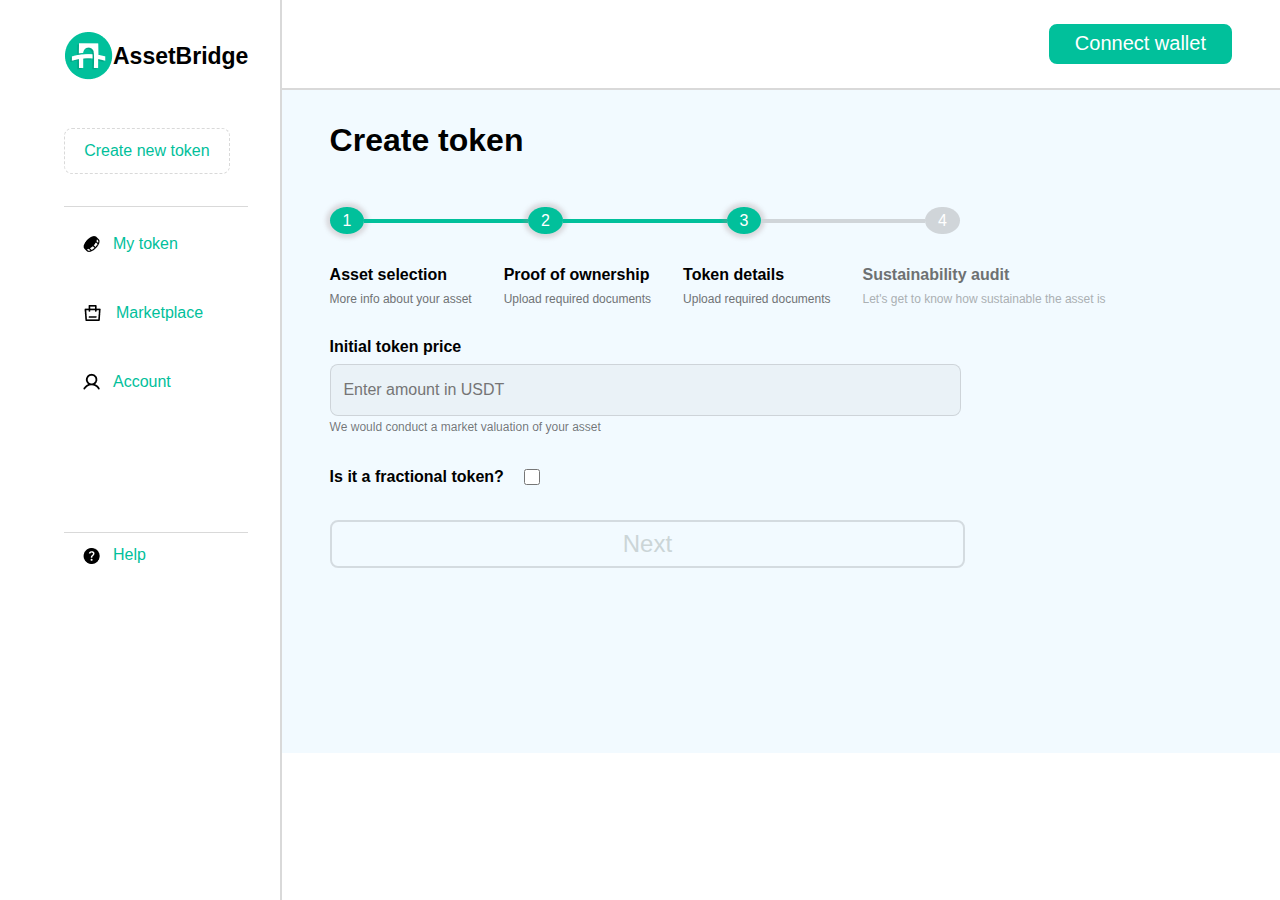
<file: token-detail.html>
<!DOCTYPE html>
<html lang="en">
<head>
    <meta charset="UTF-8">
    <meta name="viewport" content="width=device-width, initial-scale=1.0">
    <title>Create Token | Token Details</title>
    <link rel="apple-touch-icon" sizes="180x180" href="./assets/icons/apple-touch-icon.png">
    <link rel="icon" type="image/png" sizes="32x32" href="./assets/icons/favicon-32x32.png">
    <link rel="icon" type="image/png" sizes="16x16" href="./assets/icons/favicon-16x16.png">
    <link rel="manifest" href="./assets/icons/site.webmanifest">
    <link rel="stylesheet" href="https://cdnjs.cloudflare.com/ajax/libs/font-awesome/6.4.0/css/all.min.css" integrity="sha512-iecdLmaskl7CVkqkXNQ/ZH/XLlvWZOJyj7Yy7tcenmpD1ypASozpmT/E0iPtmFIB46ZmdtAc9eNBvH0H/ZpiBw==" crossorigin="anonymous" referrerpolicy="no-referrer" />
    <link rel="stylesheet" href="styles/market.css">

</head>
<body>
    <main>
        <!-- /////// SIDE BAR MENU /////////  -->
        <div class="sidebar-menu">
            <div class="sidebar-menu-contain">
                <div class="logo">
                    <img src="assets/icons/assetbridge-logo.png" alt="">
                    <a href="index.html">AssetBridge</a>
                </div>
                <div class="create-new-token">
                    <a href="create-token.html"><button><i class="fa-solid fa-plus"></i> Create new token</button></a>
                </div>
                <div class="my-token">
                    <img src="assets/icons/my-token.png" alt="">
                    <a href="">My token</a>
                </div>
                <div class="marketplace">
                    <img class="active" src="assets/icons/market-icon.png" alt="">
                    <a href="market.html" class="">Marketplace</a>
                </div>
                <div class="account">
                    <img src="assets/icons/account.png" alt="">
                    <a href="">Account</a>
                </div>
            </div>
            <div class="help">
                <img src="assets/icons/help-icon.png" alt="">
                <a href="">Help</a>
            </div>
        </div>
        
        <!-- /////// MAIN SECTION /////////  -->
        <div class="main-page">
            <!-- top-bar  -->
            <div class="top-bar">
                <div class="logo-mobile">
                    <img src="assets/icons/assetbridge-logo.png" alt="">
                    <a href="index.html">AssetBridge</a>
                </div>
                <i class="fa-solid fa-bars menu-button" id="open-nav"></i>
                <i class="fa-solid fa-x close-menu-btn inactive" id="close-nav"></i>

                <div class="search-connect">
                    <!-- <input type="search" placeholder="Search a token, creator or asset" id=""> -->
                    <button class="sign-up-btn create-connect">Connect wallet</button>
                </div>
            </div>

            
            <!-- create new token  -->
            <div class="create-token-container">
                <h1>Create token</h1>
                <div class="number-sections">
                    <a href="create-token.html"><p class="active">1</p></a>
                    <hr class="active">
                    <a class="page-2-next" href="proof.html"><p class="active">2</p></a>
                    <hr class="active">
                    <a class="page-3-next" href="token-detail.html"><p class="active">3</p></a>
                    <hr>
                    <a class="page-4-next" href="sustainability-audit.html"><p>4</p></a>
                </div>
                <div class="form-sections">
                    <div class="asset-select">
                        <h3 class="active">Asset selection</h3>
                        <p class="active">More info about your asset</p>
                    </div>
                    <div class="proof">
                        <h3 class="active">Proof of ownership</h3>
                        <p class="active">Upload required documents</p>
                    </div>
                    <div class="token-details">
                        <h3 class="active">Token details</h3>
                        <p class="active">Upload required documents</p>
                    </div>
                    <div class="audit">
                        <h3>Sustainability audit</h3>
                        <p>Let's get to know how sustainable the asset is</p>
                    </div>
                </div>

                <form class="token-detail-form" action="">
                    <span>Initial token price</span>
                    <small class="token-price-alert inactive">*token price required*</small>
                    <input class="usdt-amount" type="number" placeholder="Enter amount in USDT" id="token-price">
                    <small class="token-small">We would conduct a market valuation of your asset</small>

                    <div class="is-it-fractional">
                        <span class="">Is it a fractional token?</span>
                        <input class="checkbox-checked" type="checkbox" name="" id="fraction-check">
                    </div>

                    <div class="how-many-fractions active">
                        <span>How many fractions</span>
                        <small class="fractions-alert inactive">*fractions required*</small>
                        <input type="number" placeholder="Enter number of fractions" id="no-fractions">
                        <small class="each-fraction">Each fraction costs 205 usdt</small>
                    </div>
                    
                    <a class="token-detail-btn" href="sustainability-audit.html">Next</a>
                </form>
            </div>

            
        </div>
    </main>
    <script src="scripts/token-details.js"></script>
</body>
</html>
</file>
<file: styles/style.css>
@import url('https://fonts.cdnfonts.com/css/galano-grotesque-alt');
@import url('https://fonts.cdnfonts.com/css/product-sans');

body {
    margin: 0;
    overflow-x: hidden;
    font-family: 'Galano Grotesque Alt', sans-serif;
}

/* ////// NAV BAR SECTION //////  */
nav {   
    padding: 1rem 3rem;
    width: 100%;
    position: fixed;
    background-color: white;
    border-bottom: 2px solid #D4D6D8;
    z-index: 1;
}

nav ul {
    display: flex;
    justify-content: space-between;
    align-items: center;
    padding-left: 0;
    padding-right: 6rem;
    margin: 0;
}

.logo-li {
    display: flex;
    align-items: center;
}

nav ul li {
    list-style: none;
}

nav ul li a {
    text-decoration: none;
    cursor: pointer;
}

.logo-li a {
    font-size: 1.5rem;
    color: #000000;
}

.other-nav-items {
    display: flex;
    align-items: center;
    gap: 3rem;
}

.other-nav-items a {
    color: #01C09B;
    font-size: 0.9rem;
}

.other-nav-items button {
    color: #01C09B;
    padding: 0.6rem 2.5rem;
    border-radius: 0.45rem;
    border: 1.2px solid #01C09B;
    font-size: 0.9rem;
    background-color: transparent;
    cursor: pointer;
    font-family: 'Galano Grotesque Alt', sans-serif;
}

/* ////// TOP CONTAINER ////// */
.top-container {
    padding-top: 5rem;
    display: flex;
    flex-direction: column;
    align-items: center;
    justify-content: center;
}

.top-container img {
    width: 60%;
    height: auto;
}

h1 {
    font-size: 3rem;
    width: 60%;
    text-align: center;
    margin-top: 0;
}

.top-container button {
    font-size: 1.5rem;
    padding: 1rem 4.5rem;
    font-family: 'Galano Grotesque Alt', sans-serif;
    background-color: #01C09B;
    color: #FFFFFF;
    border-radius: 0.75rem;
    border: none;
    cursor: pointer;
}

/* ////// FUNCTIONALITIES ////// */
.function-cards {
    display: flex;
    gap: 3rem;
    margin: 8rem 5rem;
}

.function-cards div {
    border: 0.4px solid #01C09B;
    padding: 1.5rem 1rem;
    border-radius: 0.5rem;
}

.function-cards h2 {
    font-size: 2rem;
    margin: 0.5rem 0 1rem;
}

.function-cards p {
    font-size: 1.5rem;
    color: #0000008C;
    margin: 0;
}

/* ////// HOW IT WORKS ////// */
.how-it-works {
    margin: 0 5rem;
    background: url("../assets/images/bridge-vector.png");
    padding: 2rem 0 0;
    background-size: cover;
}

.how-it-works-content {
    display: flex;
    flex-direction: column;
    align-items: center;
    background-color: #01B08E;
    opacity: .8;
    padding: 3rem 0;
}

.how-it-works-content h2 {
    font-size: 2rem;
    color: #FFFFFF;
    margin: 0 0 1rem;
    text-align: center;
}

.how-numbering-text {
    display: flex;
    gap: 2rem;
    justify-content: center;
    align-items: center;
    margin: 0 auto;
}

.how-text {
    color: #FFFFFF;
    font-size: 1.5rem;
    width: 50%;
    text-align: left;
    margin: 2rem 0 0;
}

.numbering {
    display: flex;
    flex-direction: column;
    align-items: center;
}

.numbering p {
    margin: 0;
    padding: 0.5rem 0.9rem;
    background-color: #018067;
    border-radius: 100%;
    font-size: 0.8rem;
    color: #FFFFFF;
}

.numbering hr {
    height: 6rem;
    width: 0;
    margin: 0;
    border: 2px solid #018067;
}

/* ////// WHY SECTION ////// */
.why-assetbridge {
    margin: 8rem 5rem;
    display: flex;
    align-items: center;
    gap: 5rem;
}

.why-assetbridge h2 {
    font-size: 2rem;
    color: #000000;
    margin: 0;
}

.why-assetbridge h3 {
    font-size: 1.25rem;
    color: #01C09B;
    margin: 0;
}

.why-assetbridge p {
    font-size: 1.5rem;
    color: #0000008C;
}

/* ////// SUBSCRIBE SECTION ////// */
.subscribe-section {
    padding: 3rem 5rem;
    background-color: #000000;
}

.subscribe-section h2 {
    font-size: 2rem;
    color: #01C09B;
    margin: 0;
}

.subscribe-section p {
    font-size: 1.5rem;
    color: #FFFFFF;
    margin: 0;
    width: 44%;
}

.email-input {
    display: flex;
    justify-content: space-between;
    height: 4rem;
    align-items: center;
    background-color: #0F0F0F;
    width: 60%;
    margin-top: 3rem;
    padding-right: 0.5rem;
    gap: 0.5rem;
    border: 1.5px solid #262626;
    border-radius: 0.5rem;
}

.email-input input {
    height: inherit;
    width: 100%;
    background-color: transparent;
    border: none;
    padding-left: 1rem;
    font-size: 1.5rem;
    border-radius: 0.5rem;
    color: #01C09B;
}

.email-input input::placeholder {
    color: #939393;
}

.email-input input:focus {
    outline: none;
    color: #01C09B;
}

.email-input button {
    color: #FFFFFF;
    padding: 1rem 1.375rem;
    font-size: 1.125rem;
    background-color: #01C09B;
    border: none;
    cursor: pointer;
    border-radius: 0.5rem;
}

/* ////// FOOTER SECTION ////// */
footer {
    padding: 3rem 5rem 1.5rem;
}

.footer-sections {
    display: flex;
    gap: 4rem;
    border-bottom: 0.87px solid #DFE1E3;
    margin-bottom: 2.5rem;
    padding-bottom: 1rem;
}

.logo-side {
    display: flex;
    align-items: center;
}

.logo-side p {
    font-size: 3.5rem;
    font-weight: bold;
}

.docs-side, .community-side {
    display: flex;
    flex-direction: column;
    gap: 1rem;
}

.docs-side {
    margin-right: 10%;
}

.docs-side h3, .community-side h3 {
    font-size: 1.25rem;
    margin: 1rem 0 0.5rem;
}

.docs-side a, .community-side a {
    text-decoration: none;
    font-size: 1rem;
    color: #8E8F94;
}

.copyright {
    font-family: 'Product Sans', sans-serif;
    color: #8E8F94;
    font-size: 0.9rem;
    margin: 0; 
    text-align: center;                               
}

/* /////////// MEDIA RESPONSIVENESS ////////// */
@media (max-width: 1200px) {
    /* ////// TOP CONTAINER ////// */
    h1 {
        font-size: 2rem;
    }

    .top-container button {
        font-size: 1.2rem;
        padding: 0.8rem 3.5rem;
    }

    /* ////// FUNCTIONALITIES ////// */
    .function-cards {
        gap: 2rem;
    }

    .function-cards h2 {
        font-size: 1.5rem;
    }

    .function-cards p {
        font-size: 1rem;
    }

    /* ////// HOW IT WORKS ////// */
    .how-it-works-content h2 {
        font-size: 1.5rem;
        margin: 0;
    }


    .how-text {
        font-size: 1rem;
        margin: 0;
    }

    .numbering p {
        padding: 0.3rem 0.7rem;
        font-size: 0.6rem;
    }

    .numbering hr {
        height: 2rem;
        border: 1px solid #018067;
    }

    /* ////// WHY SECTION ////// */
    .why-assetbridge {
        gap: 3rem;
    }

    .why-assetbridge h2 {
        font-size: 1.5rem;
    }

    .why-assetbridge h3 {
        font-size: 0.8rem;
    }

    .why-assetbridge p {
        font-size: 1rem;
    }

    /* ////// SUBSCRIBE SECTION ////// */
    .subscribe-section h2 {
        font-size: 1.5rem;
    }

    .subscribe-section p {
        font-size: 1rem;
    }

    .email-input {
        height: 3rem;
        width: 60%;
        margin-top: 2.5rem;
    }

    .email-input input {
        font-size: 1rem;
    }

    .email-input button {
        padding: 0.5rem 1rem;
        font-size: 0.8rem;
        border-radius: 0.3rem;
    }

    /* ////// FOOTER SECTION ////// */
    .logo-side p {
        font-size: 3rem;
    }

    .docs-side a, .community-side a {
        font-size: 0.8rem;
    }

    .copyright {
        font-size: 0.8rem;                         
    }
}

@media (max-width:1020px) {
    /* ////// HOW IT WORKS ////// */
    .numbering hr {
        height: 3.5rem;
        border: 1px solid #018067;
    }

    /* ////// WHY SECTION ////// */
    .why-assetbridge img {
        width: 50%;
        height: auto;
    }

    /* ////// FOOTER SECTION ////// */
    .logo-side p {
        font-size: 2rem;
    }

    .docs-side {
        margin-right: 3%;
    }
    
}

@media (max-width:860px) {
    /* ////// NAV BAR SECTION //////  */
    nav {
        padding: 0.8rem 3rem;
    }

    .logo-li img {
        width: 2rem;
        height: 2rem;
    }

    .logo-li a {
        font-size: 1rem;
    }
    
    .other-nav-items {
        gap: 1.5rem;
    }

    .other-nav-items a {
        font-size: 0.7rem;
    }

    .other-nav-items button {
        padding: 0.4rem 1.5rem;
        font-size: 0.7rem;
    }

    /* ////// FOOTER SECTION ////// */
    .footer-sections {
        gap: 2rem;
    }

    .logo-side img {
        width: 6rem;
        height: 6rem;
    }
    
}

@media (max-width:800px) {
    /* ////// TOP CONTAINER ////// */
    h1 {
        font-size: 1.5rem;
    }

    .top-container button {
        font-size: 1rem;
        padding: 0.5rem 2.5rem;
    }

    /* ////// FUNCTIONALITIES ////// */
    .function-cards {
        margin: 8rem 3rem;
    }

    .function-cards img {
        width: 2rem;
        height: 2rem;
    }

    .function-cards h2 {
        font-size: 1rem;
        margin: 0.5rem 0;
    }

    .function-cards p {
        font-size: 0.8rem;
    }

    /* ////// HOW IT WORKS ////// */
    .how-it-works {
        margin: 0 3rem;
    }

    .how-it-works-content h2 {
        font-size: 1.2rem;
        margin: 0;
    }

    .how-text {
        font-size: 0.8rem;
    }

    .numbering hr {
        height: 2.5rem;
        border: 1px solid #018067;
    }

    /* ////// WHY SECTION ////// */
    .why-assetbridge {
        margin: 8rem 3rem;
    }

    .why-assetbridge h2 {
        font-size: 1.2rem;
    }

    .why-assetbridge h3 {
        font-size: 0.6rem;
    }

    .why-assetbridge p {
        font-size: 0.8rem;
    }

    /* ////// SUBSCRIBE SECTION ////// */
    .subscribe-section {
        padding: 3rem 3rem;
    }

    .subscribe-section h2 {
        font-size: 1.2rem;
    }

    .subscribe-section p {
        font-size: 0.8rem;
        width: 50%;
    }

    .email-input {
        height: 2.5rem;
        width: 80%;
        margin-top: 2rem;
    }

    .email-input input {
        font-size: 0.8rem;
    }

    .email-input button {
        padding: 0.3rem 1rem;
        font-size: 0.8rem;
        border-radius: 0.3rem;
    }

    /* ////// FOOTER SECTION ////// */
    footer {
        padding: 3rem 3rem 1.5rem;
    }

    .logo-side img {
        width: 4rem;
        height: 4rem;
    }

    .logo-side p {
        font-size: 1.5rem;
    }

    .docs-side a, .community-side a {
        font-size: 0.8rem;
    }

    .copyright {
        font-size: 0.8rem;                         
    }
    
    .docs-side h3, .community-side h3 {
        font-size: 1rem;
        margin: 1rem 0 0rem;
    }
}

@media (max-width:700px) {
    /* ////// FUNCTIONALITIES ////// */
    .function-cards {
        margin: 8rem 2rem;
        gap: 1rem;
    }

    /* ////// HOW IT WORKS ////// */
    .how-it-works {
        margin: 0 2rem;
    }

    /* ////// WHY SECTION ////// */
    .why-assetbridge {
        margin: 8rem 2rem;
    }

    /* ////// SUBSCRIBE SECTION ////// */
    .subscribe-section {
        padding: 3rem 2rem;
    }

    /* ////// FOOTER SECTION ////// */
    footer {
        padding: 3rem 2rem 1.5rem;
    }
}

@media (max-width:540px) {
    /* ////// NAV BAR SECTION //////  */
    nav {   
        padding: 1rem 1.5rem;
    }

    nav ul {
        padding-right: 3rem;
    }

    .other-nav-items button {
        padding: 0.4rem 1rem;
    }

    /* ////// TOP CONTAINER ////// */
    .top-container img, h1 {
        width: 80%;
    }

    /* ////// HOW IT WORKS ////// */
    .how-numbering-text {
        gap: 1rem;
    }

    .how-text {
        width: 70%;
    }

    /* ////// WHY SECTION ////// */
    .why-assetbridge {
        gap: 1.5rem;
    }

    /* ////// SUBSCRIBE SECTION ////// */
    .subscribe-section p, .email-input {
        width: 90%;
    }

    /* ////// FOOTER SECTION ////// */
    .logo-side img {
        width: 3rem;
        height: 3rem;
    }

    .logo-side p {
        font-size: 1rem;
    }
    
}

@media (max-width:500px) {
    /* ////// NAV BAR SECTION //////  */
    .logo-li img {
        width: 1.5rem;
        height: 1.5rem;
    }

    .logo-li a {
        font-size: 0.7rem;
    }

    .other-nav-items {
        gap: 1rem;
    }




    /* ////// FUNCTIONALITIES ////// */
    .function-cards {
        flex-direction: column;
        margin: 8rem 1.5rem;
    }

    .function-cards div {
        display: flex;
        flex-direction: column;
        align-items: center;
    }

    .function-cards p {
        text-align: center;
    }

    /* ////// HOW IT WORKS ////// */
    .how-it-works {
        margin: 0 1.5rem;
    }

    /* ////// WHY SECTION ////// */
    .why-assetbridge {
        flex-direction: column;
        gap: 1rem;
        margin: 8rem 1.5rem;
    }

    .why-assetbridge h2, .why-assetbridge h3, .why-assetbridge p {
        text-align: center;
    }

    /* ////// SUBSCRIBE SECTION ////// */
    .subscribe-section {
        padding: 3rem 1.5rem;
    }

    .email-input button {
        padding: 0.3rem 0.8rem;
        font-size: 0.7rem;
    }

    /* ////// FOOTER SECTION ////// */
    footer {
        padding: 3rem 1.5rem 1.5rem;
    }

    .footer-sections {
        flex-direction: column;
    }

    .logo-side img {
        width: 4rem;
        height: 4rem;
    }

    .logo-side p {
        font-size: 1.5rem;
    }

    .docs-side {
        margin-right: 0;
    }
}
</file>
<file: styles/market.css>
@import url('https://fonts.cdnfonts.com/css/galano-grotesque-alt');

body {
    margin: 0;
    overflow-x: hidden;
    font-family: 'Galano Grotesque Alt', sans-serif;
}

main {
    display: flex;
}

/* ////// SIDE BAR MENU //////  */
.sidebar-menu {
    padding: 2rem 2rem 2rem 4rem;
    position: fixed;
    height: 100%;
    overflow: auto;
    background-color: #ffffff;
    border-right: 2px solid #00000026;
}

.sidebar-menu::-webkit-scrollbar{
    display: none;
}

.logo {
    display: flex;
    align-items: center;
    margin-bottom: 3rem;
}

.logo a {
    font-size: 1.437rem;
    color: #000000;
    text-decoration: none;
    font-weight: bold;
}

.create-new-token {
    margin-bottom: 1rem;
    padding-bottom: 2rem;
    border-bottom: 1px solid #00000026;
}

.create-new-token button {
    border: 1px dashed #00000026;
    border-radius: 0.5rem;
    padding: 0.8rem 1.2rem;
    font-size: 1rem;
    font-family: 'Galano Grotesque Alt', sans-serif;
    color: #01C09B;
    background-color: transparent;
    cursor: pointer;
}

.my-token, .marketplace, .account, .help {
    border-radius: 0.5rem;
    padding: 0.8rem 1.2rem;
    font-size: 1rem;
    display: flex;
    align-items: center;
    gap: 0.8rem;
    margin-bottom: 1.5rem;
    cursor: pointer;
}

.my-token a, .marketplace a, .account a, .help a {
    text-decoration: none;
    color: #01C09B;
    font-size: 1rem;
}

.marketplace.active {
    background-color: #01C09B;
}

.marketplace.active a {
    color: #ffffff;
}

.help {
    margin-top: 70%;
    margin-bottom: 0;
    border-top: 1px solid #00000026;
    border-radius: 0;
}

/* ////// MAIN SECTION //////  */
.main-page {
    margin-left: 17.6rem;
    width: 100%;
    padding-bottom: 3rem;
}

/* top bar  */
.top-bar {
    /* display: flex; */
    padding: 1.5rem 3rem;
    border-bottom: 2px solid #00000026;
    align-items: center;
}

.menu-button, .close-menu-btn {
    display: none;
}

.search-connect {
    display: flex;
    justify-content: end;
    gap: 2rem;
    align-items: center;
}

.top-bar input {
    width: 50%;
    height: 2.5rem;
    border-radius: 0.5rem;
    border: 1px solid #00000026;
    padding-left: 0.8rem;
    font-size: 1.25rem;
    background-color: transparent;
    cursor: pointer;
}

.top-bar input::placeholder {
    color: #01C09B;
}

.top-bar input:focus {
    outline: none;
    color: #01C09B;
}

.top-bar button {
    font-size: 1.25rem;
    color: #ffffff;
    padding: 0.4rem 1.5rem;
    background-color: #01C09B;
    border: 2px solid #01C09B;
    font-family: 'Galano Grotesque Alt', sans-serif;
    cursor: pointer;
    border-radius: 0.5rem;
}

.logo-mobile {
    display: none;
}


/* market place content  */
.marketplace-content, .property-info, .create-token-container {
    padding: 2rem 3rem;
    background-color: #F2FAFF;
}

.marketplace-content h1, .marketplace-content h2 {
    font-size: 2rem;
    margin-top: 0;
}

.marketplace-content h2 {
    margin-top: 5rem;
}

.market-items, .most-green {
    display: grid;
    grid-template-columns: repeat(3, 1fr);
    gap: 1.5rem;
}

.item, .most-green-item {
    padding: 0.6rem;
    border: 0.95px solid #00000026;
    border-radius: 0.5rem
}

.marketplace-content a {
    text-decoration: none;
}

.asset-image {
    width: 100%;
}

.owner-and-veriry {
    display: flex;
    align-items: center;
    gap: 0.2rem;
}

.owner-and-veriry small {
    color: #01C09B;
}

.item-name {
    font-size: 1.1875rem;
    font-weight: bold;
    margin-top: 0;
    color: black;
}

.item-price {
    display: flex;
    align-items: center;
    gap: 0.3rem;
    margin-bottom: 0.8rem;
}

.item-price p {
    font-size: 1.275rem;
    font-weight: bold;
    margin: 0;
    color: black;
}

.item-price p .price-figure {
    font-size: 0.5938rem;
    font-weight: 400;
    color: #01C09B;
}

/* ////// PROPERTY INFO //////  */
.property-info {
    display: flex;
    gap: 2rem;
    height: 100%;
    
}

.property-imgs {
    width:100%;
}

.info-image {
    width: 100%;
    margin-bottom: 1rem;
    border-radius: 0.5rem;
}

.img-sections {
    display: flex;
    gap: 1rem;
}

.img-sections img {
    width: 22%;
    border-radius: 0.3rem;
    cursor: pointer;
}

.img-sections img.active {
    border: 4px solid #01C09B;
}

.property-name {
    font-size: 2rem;
    font-weight: bold;
    margin: 0 0 0.3rem;
}

.property-text-info .owner-and-veriry small {
    font-size: 1rem;
}

.property-text-info .item-price {
    margin-top: 1rem;
    margin-bottom: 0.3;
}

.property-text-info .item-price p {
    color: #01C09B;
    font-size: 2.5rem;
}

.property-text-info .item-price p .price-figure {
    font-size: 1rem;
}

.property-details {
    font-size: 1rem;
    color: #01C09B;
    margin-top: 0;
}

.property-text-info button {
    width: 100%;
    padding: 0.5rem 0;
    font-size: 1.5rem;
    font-family: 'Galano Grotesque Alt', sans-serif;
    background-color: #01C09B;
    border: 2px solid #01C09B;
    border-radius: 0.5rem;
    font-weight: bold;
    color: #ffffff;
    cursor: pointer;
}

/* ////// SECTION FOR CREAT NEW TOKEN //////  */
.create-token-container {
    height: 100%;
}

.marketplace img.active {
    filter: invert(100%);
}

.create-token-container h1 {
    font-size: 2rem;
    margin-top: 0;
    margin-bottom: 3rem;
}

.number-sections {
    display: flex;
    align-items: center;
}

.number-sections a {
    text-decoration: none;
}

.number-sections p {
    padding: 0.3rem 0.8rem;
    margin: 0;
    background-color: #D0D5D9;
    border-radius: 100%;
    color: #ffffff;
    cursor: pointer;
}

.number-sections hr {
    width: 10rem;
    margin: 0;
    border: 2px solid #D0D5D9;
}

.number-sections p.active {
    background-color: #01C09B;
    box-shadow: 0 0 4px 4px rgba(163, 143, 143, 0.3);
}

.number-sections hr.active {
    border: 2px solid #01C09B;
}

/* asset selection */
.form-sections {
    display: flex;
    gap: 2rem;
    margin-bottom: 2rem;
    margin-top: 2rem;
}

.form-sections div {
    cursor: pointer;
}

.form-sections h3 {
    font-size: 1rem;
    margin: 0;
    color: #6E7172;
}

.form-sections p {
    color: #ABB0B3;
    margin: 0.5rem 0 0;
    font-size: 0.75rem;
}

.form-sections h3.active {
    color: #000000;
}

.form-sections p.active {
    color: #707375;
}

.asset-selection-form, .proof-form, .token-detail-form, .sustainability-form {
    display: flex;
    flex-direction: column;
    width: 70%;
}

.asset-selection-form span, .proof-form span, .token-detail-form span, .sustainability-form span {
    font-size: 1rem;
    font-weight: bold;
    margin-bottom: 0.5rem;
}

.asset-selection-form input, .asset-selection-form select, .asset-selection-form textarea, .proof-form input {
    
    height: 3rem;
    margin-bottom: 2rem;
    border: 1px solid #0000001F;
    font-size: 1rem;
    padding-left: 0.8rem;
    background-color: #00000008;
    font-family: 'Galano Grotesque Alt', sans-serif;
    color: #707375;
    border-radius: 0.5rem;
}

.asset-selection-form small, .proof-form small, .token-price-alert, .fractions-alert, .branch-alert, .how-alert, .example-alert {
    color: red;
}

.asset-selection-form small.inactive, .proof-form small.inactive, .token-price-alert.inactive, .fractions-alert.inactive, .branch-alert.inactive, .how-alert.inactive, .example-alert.inactive {
    display: none;
}


.asset-selection-form input::placeholder {
    color: #8E8F94;
}

.asset-selection-form input:focus, .asset-selection-form select:focus, .asset-selection-form textarea, .proof-form input {
    outline: none;
}

.asset-selection-form textarea {
    height: 8rem;
    padding-top: 0.8rem;
}

.next-btn, .proof-next-btn, .token-detail-btn, .sustainability-btn {
    width: 100%;
    padding: 0.5rem 0;
    font-size: 1.5rem;
    background-color: transparent;
    border: 2px solid #0000001F;
    font-family: 'Galano Grotesque Alt', sans-serif;
    color: #CBD5D7;
    border-radius: 0.5rem;
    cursor: pointer;
    text-align: center;
    text-decoration: none;
}

/* Proof of ownership */
.input-file {
    display: none;
}

.proof-form label {
    margin-bottom: 2rem;
    height: 8rem;
    border: 1px solid #0000001F;
    padding: 0.8rem;
    background-color: #00000008;
    font-family: 'Galano Grotesque Alt', sans-serif;
    border-radius: 0.5rem;
}

.proof-form label div {
    border: 1px dashed #0000001F;
    border-radius: 0.5rem;
    height: inherit;
    display: flex;
    flex-direction: column;
    align-items: center;
    justify-content: center;
}

.drag-file {
    margin: 0;
    font-size: 0.75rem;
    color: #8E8F94;
    width: 40%;
    text-align: center;
}

.browse-file {
    color: #0199FA;
    margin: 0;
    font-size: 0.75rem;
    text-decoration: underline;
}

.display-file div {
    display: flex;
    align-items: center;
    gap: 1rem;
}

.display-file .created-file {
    justify-content: space-between;
}

.display-file {
    display: flex;
    flex-direction: column;
    gap: 1rem;
}

.display-file div p {
    margin: 0;
    color: #0000008C;
    font-size: 1rem;
    font-weight: bold;
    text-decoration: underline;
    cursor: pointer;
}

.created-file img:last-child {
    cursor: pointer;
}

.upload-btn {
    width: 70%;
    padding: 0.5rem 0;
    font-size: 1.5rem;
    background-color: transparent;
    border: 2px solid #0000001F;
    font-family: 'Galano Grotesque Alt', sans-serif;
    color: #CBD5D7;
    border-radius: 0.5rem;
    cursor: pointer;
}

.add-new-doc-container {
    display: flex;
    width: 70%;
    justify-content: center;
    gap: 2rem;
}

.add-new-doc, .upload-new-doc {
    font-size: 1rem;
    padding: 0.5rem 0.7rem;
    font-family: 'Galano Grotesque Alt', sans-serif;
    color: #CBD5D7;
    border: 2px dashed #CBD5D7;
    border-radius: 0.5rem;
    background-color: transparent;
    width: fit-content;
    margin-top: 2rem;
    cursor: pointer;
    display: flex;
    align-items: center;
    gap: 0.5rem;
}

.upload-new-doc {
    border: 1px solid #CBD5D7;
    padding: 0.5rem 1.5rem;
}


.add-new-doc p {
    margin: 0;
}

.proof-next-btn {
    margin-top: 2rem;
}

.proof-next-btn.active, .add-new-doc.active,.upload-btn.active, .label-file.active, .select-span.active, .upload-new-doc.active {
    display: none;
}


/* .token-detail */
.token-detail-form .usdt-amount, .how-many-fractions input, .sustainability-form select, .sustainability-form textarea {
    height: 3rem;
    border: 1px solid #0000001F;
    font-size: 1rem;
    padding-left: 0.8rem;
    background-color: #00000008;
    font-family: 'Galano Grotesque Alt', sans-serif;
    color: #707375;
    border-radius: 0.5rem;
}

.token-detail-form input:focus, .sustainability-form select:focus, .sustainability-form textarea {
    outline: none;
}

.token-small, .how-many-fractions .each-fraction, .sustainability-form .small {
    margin-top: 0.2rem;
    margin-bottom: 2rem;
    color: #0000008C;
    font-size: 0.75rem;
}

.is-it-fractional {
    display: flex;
    align-items: center;
    gap: 1rem;
    margin-bottom: 2rem;
}

.is-it-fractional span {
    margin-bottom: 0;
}

.is-it-fractional input {
    width: 1rem;
    height: 1rem;
    cursor: pointer;
    accent-color: #626262;
}

.how-many-fractions {
    display: flex;
    flex-direction: column;
    
}

.how-many-fractions.active {
    display: none;
}


/* .sustainability audit */
.sustainability-form textarea {
    height: 8rem;
    padding: 0.8rem;
}


/* /////////// MEDIA RESPONSIVENESS ////////// */

@media (max-width:1120px) {
    /* ////// PROPERTY INFO //////  */
    .img-sections img {
        width: 20%;

    }

    .img-sections img.active {
        border: 2px solid #01C09B;
    }

    .property-name {
        font-size: 1.5rem;
    }

    .property-text-info .owner-and-veriry small {
        font-size: 0.8rem;
    }

    .property-text-info .item-price p {
        font-size: 1.5rem;
    }

    .property-text-info .item-price p .price-figure {
        font-size: 0.8rem;
    }

    .property-details {
        font-size: 0.8rem;

    }

    .property-text-info button {
        font-size: 1rem;
        border: 1px solid #01C09B;
    }
}

@media (max-width:1070px) {
    /* ////// SIDE BAR MENU //////  */
    .sidebar-menu {
        padding: 2rem;
    }

    /* ////// MAIN SECTION //////  */
    .main-page {
        margin-left: 15.6rem;
    }

    /* top bar  */
    .top-bar input, .top-bar button {
        font-size: 1rem;
    }

    .top-bar button {
        padding: 0.4rem 1rem;
    }

    /* market place content  */
    .market-items {
        gap: 1rem;
    }

    .item-name {
        font-size: 1rem;
    }

    /* ////// SECTION FOR CREAT NEW TOKEN //////  */
    .number-sections hr {
        width: 8rem;
    }
}

@media (max-width:940px) {
    /* ////// SIDE BAR MENU //////  */
    .sidebar-menu {
        padding: 2rem 1rem;
    }

    .logo img {
        width: 2rem;
        height: 2rem;
    }

    .logo a {
        font-size: 1rem;
    }

    .create-new-token button, .my-token, .marketplace, .account, .help {
        padding: 0.5rem 1rem;
        font-size: 0.8rem;
    }

    /* ////// MAIN SECTION //////  */
    .main-page {
        margin-left: 12rem;
    }

    /* ////// SECTION FOR CREAT NEW TOKEN //////  */
    .number-sections hr {
        width: 7rem;
    }
}

@media (max-width:900px) {
    /* ////// SECTION FOR CREAT NEW TOKEN //////  */
    .form-sections {
        gap: 1rem;
    }

    .form-sections h3 {
        font-size: 0.8rem;
    }

    .form-sections p {
        font-size: 0.6rem;
    }

    .number-sections hr {
        width: 6rem;
    }
}

@media (max-width:875px) {    
    /* ////// MAIN SECTION //////  */
    .create-connect {
        margin-right: 2rem;
    }

    /* market place content  */
    .marketplace-content, .property-info, .create-token-container {
        padding: 2rem 2rem;
    }

    .marketplace-content h1, .marketplace-content h2, .create-token-container h1 {
        font-size: 1.5rem;
    }
}

@media (max-width:800px) {
    /* ////// SIDE BAR MENU //////  */
    .sidebar-menu {
        display: none;
    }

    .sidebar-menu.active {
        display: inline;
        height: fit-content;
    }

    /* ////// MAIN SECTION //////  */
    .main-page {
        margin-left: 0;
    }

    /* top bar  */
    .top-bar {
        display: flex;
        padding: 1rem 3rem;
        justify-content: space-between;
        position: fixed;
        width: 100%;
        background-color: white;
    }

    .logo-mobile {
        display: flex;
        align-items: center;
    }
    
    .logo-mobile a {
        font-size: 1.2rem;
        color: #000000;
        text-decoration: none;
        font-weight: bold;
    }

    .menu-button, .close-menu-btn {
        display: flex;
        font-size: 1.5rem;
        cursor: pointer;
        color: #01C09B;
        margin-right: 4rem;
    }      

    .search-connect {
        /* width: 80%;
        justify-content: space-between;
        gap: 0;
        margin-right: 4rem; */
        display: none;
    }

    /* .top-bar input {
        width: 60%;
    } */

    .close-menu-btn.inactive {
        display: none;
    }

    .menu-button.inactive {
        display: none;
    }

    /* market place content  */
    .marketplace-content, .property-info, .create-token-container  {
        padding-top: 7rem;
    }

    /* ////// SECTION FOR CREAT NEW TOKEN //////  */
    .number-sections hr {
        width: 7rem;
    }

}

@media (max-width:650px) {
    /* ////// MAIN SECTION //////  */
    /* top bar  */
    .top-bar {
        padding: 1rem 1.5rem;
    }

    /* .top-bar input {
        font-size: 0.8rem;
    }

    .top-bar button {
        padding: 0.3rem 0.8rem;
        font-size: 0.8rem;
    } */

    /* market place content  */
    .market-items, .most-green {
        grid-template-columns: repeat(2, 1fr);
    }

    /* ////// PROPERTY INFO //////  */
    .property-info {
        flex-direction: column;
    }

    /* ////// SECTION FOR CREAT NEW TOKEN //////  */
    .number-sections p {
        padding: 0.25rem 0.6rem;
        font-size: 0.7rem;
    }

    .number-sections hr {
        width: 6rem;
    }

    .form-sections {
        margin-top: 1rem;
    }

    .asset-selection-form, .proof-form, .token-detail-form, .sustainability-form {
        width: 90%;
    }

    .upload-btn {
        width: 90%;
    }


}

@media (max-width:550px) {
    /* ////// SECTION FOR CREAT NEW TOKEN //////  */
    .number-sections hr {
        width: 4.5rem;
    }

    .form-sections h3{
        font-size: 0.6rem;
    }

    .form-sections p {
        font-size: 0.4rem;
    }

    .asset-selection-form span,.proof-form span, .token-detail-form span, .sustainability-form span {
        font-size: 0.8rem;
    }

    .asset-selection-form input, .asset-selection-form select, .asset-selection-form textarea, .proof-form input {
        font-size: 0.8rem;
        height: 2rem;
    }

    .asset-selection-form textarea {
        height: 6rem;
    }

    .asset-selection-form small, .proof-form small, .token-price-alert, .fractions-alert, .branch-alert, .how-alert, .example-alert {
        font-size: 0.6rem;
    }

    /* Proof of ownership */
    .add-new-doc-container {
        width: 100%;
    }
    
    .add-new-doc, .upload-new-doc {
        font-size: 0.8rem;
    }

    .token-detail-form .usdt-amount, .how-many-fractions input, .sustainability-form select, .sustainability-form textarea {
        font-size: 0.8rem;
        height: 2rem;
    }

}

@media (max-width:500px) {
    /* market place content  */
    .marketplace-content, .property-info, .create-token-container {
        padding-left: 1.5rem;
        padding-right: 1.5rem;
    }

    /* ////// SECTION FOR CREAT NEW TOKEN //////  */
    .asset-selection-form, .proof-form, .token-detail-form, .sustainability-form {
        width: 100%;
    }

    .upload-btn {
        width: 100%;
    }

    .next-btn, .proof-next-btn, .token-detail-btn, .sustainability-btn {
        font-size: 1rem;
    }

    
}

@media (max-width: 450px) {

    .logo-mobile img {
        width: 2rem;
        height: 2rem;
    }

    .logo-mobile a {
        font-size: 1rem;
    }

    
    /* market place content  */
    .market-items, .most-green {
        grid-template-columns: repeat(1, 1fr);
    }

    /* ////// SECTION FOR CREAT NEW TOKEN //////  */
    .number-sections hr {
        width: 4rem;
        border: 1px solid #D0D5D9;
    }

    .number-sections hr.active {
        border: 1px solid #01C09B;
    }
    
}

@media (max-width:400px) {
    /* ////// PROPERTY INFO //////  */
    .property-name {
        font-size: 1rem;
    }

    .property-text-info .item-price p {
        font-size: 1rem;
    }
    
    /* ////// SECTION FOR CREAT NEW TOKEN //////  */
    .number-sections hr {
        width: 3.5rem;
    }
}

@media (max-width:375px) {
    /* ////// SECTION FOR CREAT NEW TOKEN //////  */
    .number-sections hr {
        width: 3rem;
    }
}
</file>
